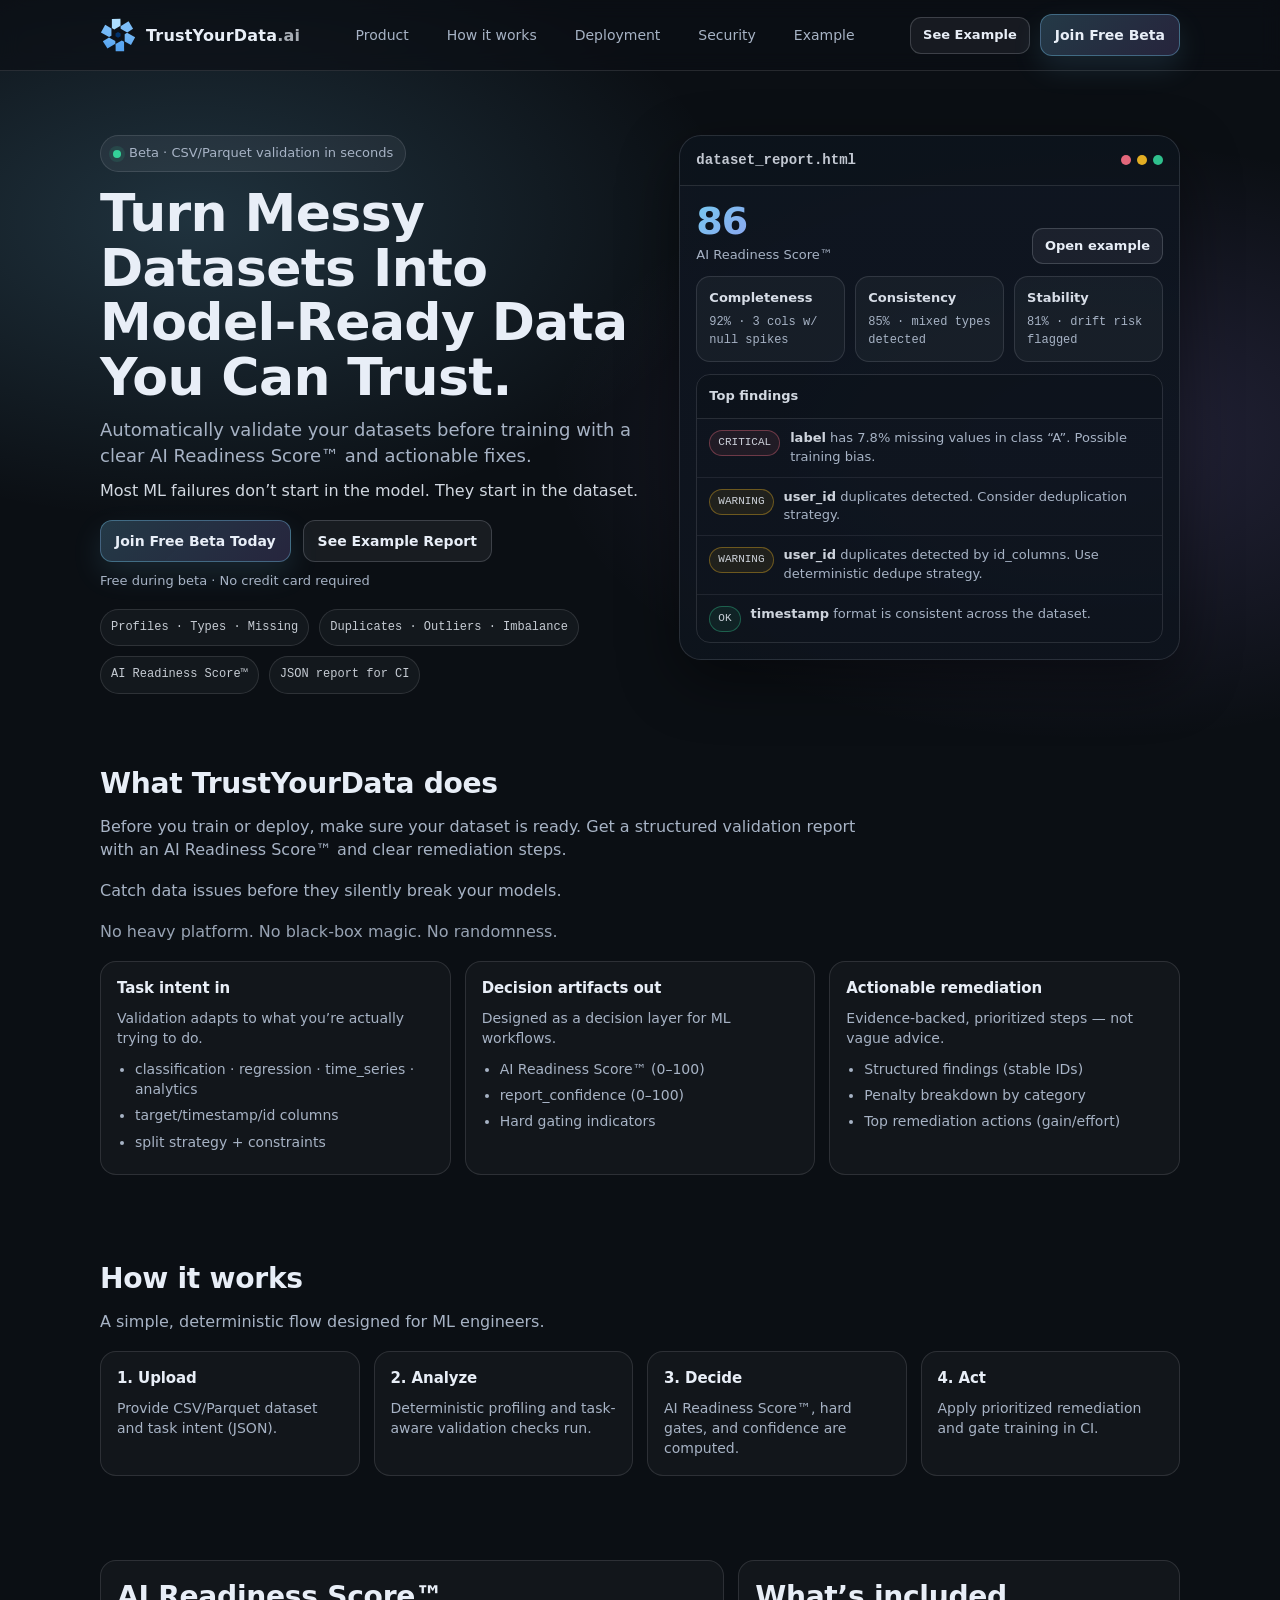
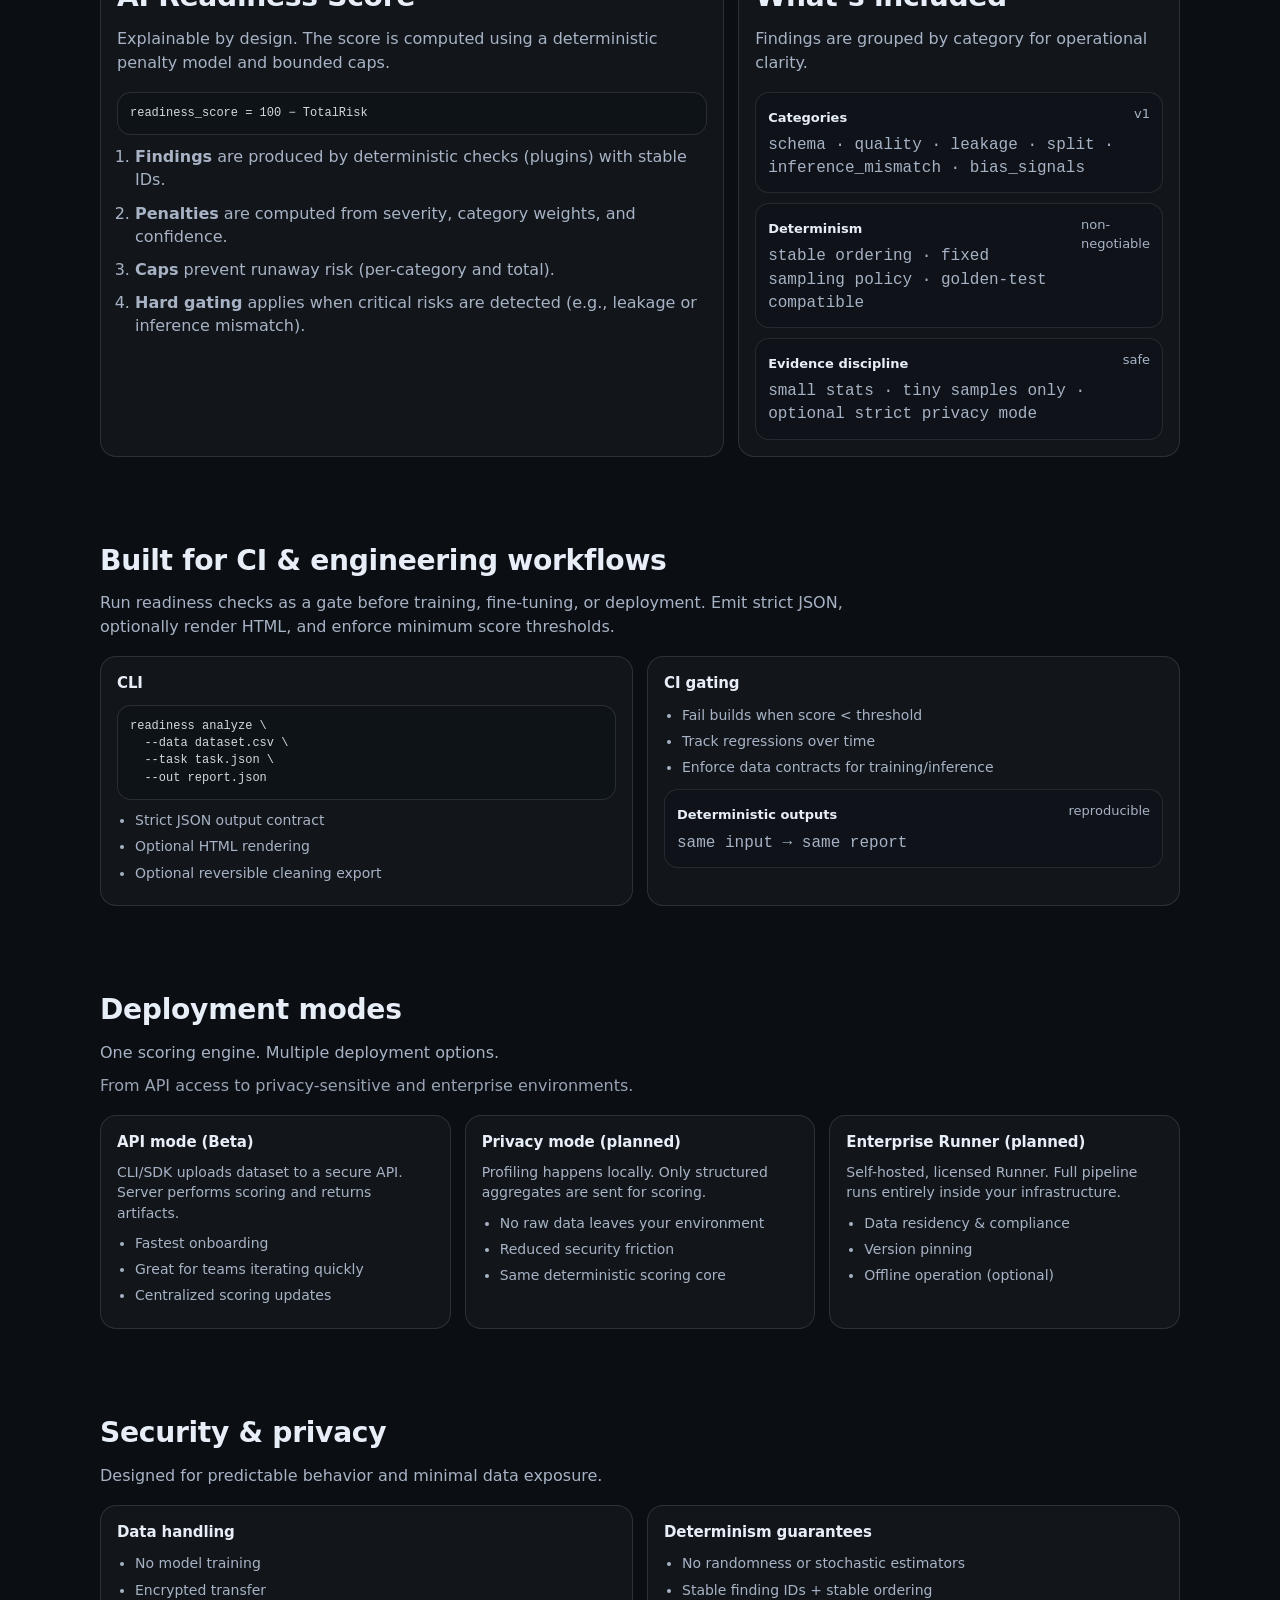
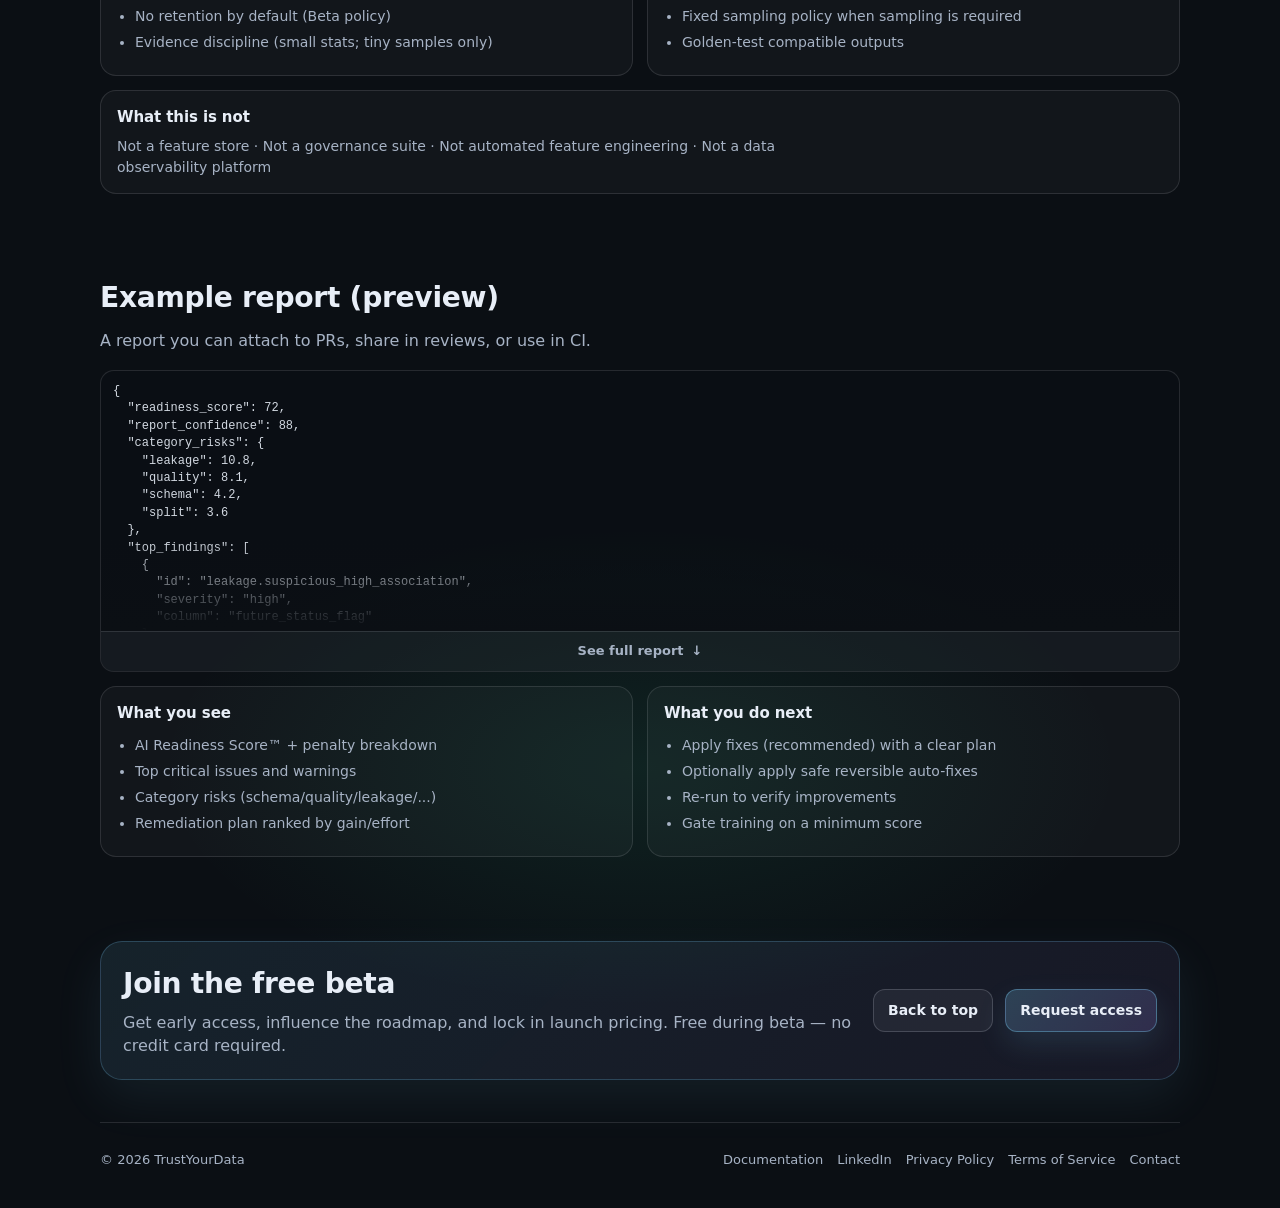
<file: index.html>
<!doctype html>
<html lang="en">
<head>
  <meta charset="utf-8" />
  <meta name="viewport" content="width=device-width, initial-scale=1" />

  <title>TrustYourData – Task-Aware Dataset Readiness for AI and ML</title>
  <meta name="description" content="TrustYourData evaluates datasets before model training using deterministic, task-aware diagnostics, structured findings, and AI Readiness Score™ outputs for AI and ML workflows." />
  <meta name="robots" content="index, follow" />
  <link rel="canonical" href="https://trustyourdata.ai/" />

  <meta property="og:title" content="TrustYourData – Turn Messy Datasets Into Model-Ready Data You Can Trust" />
  <meta property="og:description" content="Evaluate datasets before model training with deterministic, task-aware diagnostics, structured findings, and AI Readiness Score™ outputs." />
  <meta property="og:type" content="website" />
  <meta property="og:url" content="https://trustyourdata.ai/" />
  <meta property="og:image" content="https://trustyourdata.ai/assets/images/og-image.png" />

  <link rel="icon" href="/favicon.ico" sizes="any" />
  <link rel="stylesheet" href="/assets/css/styles.css" />

  <script type="application/ld+json">
    {
      "@context": "https://schema.org",
      "@type": "WebSite",
      "name": "TrustYourData",
      "alternateName": "TrustYourData.ai",
      "url": "https://trustyourdata.ai/"
    }
  </script>
  <script defer src="https://static.cloudflareinsights.com/beacon.min.js" data-cf-beacon='{"token": "9471f843195d4d3484b59350ba2370b0"}'></script>
</head>
<body>
  <div class="nav">
    <div class="container">
      <div class="nav-inner">
        <a class="brand" href="#top" aria-label="TrustYourData">
          <img src="/assets/images/logo.svg" alt="TrustYourData logo" class="logo" />
          <div>TrustYourData<span class="brand-tld">.ai</span></div>
        </a>
        <div class="nav-links" aria-label="Primary navigation">
          <a href="#product">Product</a>
          <a href="#how">How it works</a>
          <a href="#ci">Deployment</a>
          <a href="#security">Security</a>
          <a href="#example">Example</a>
        </div>
        <div class="nav-cta">
          <a class="btn small" href="#example">See Example</a>
          <a class="btn primary" href="#beta">Join Free Beta</a>
        </div>
      </div>
    </div>
  </div>

  <main id="top" class="container">
    <section class="hero">
      <div class="hero-grid">
        <div>
          <div class="badge"><span class="dot"></span> Beta · CSV/Parquet validation in seconds</div>
          <h1>Turn Messy Datasets Into Model-Ready Data You Can Trust.</h1>
          <p class="sub">
            Automatically validate your datasets before training with a clear AI Readiness Score™ and actionable fixes.
          </p>
          <p class="hook">
            Most ML failures don’t start in the model. They start in the dataset.
          </p>
          <div class="cta-row">
            <a class="btn primary" href="#beta">Join Free Beta Today</a>
            <a class="btn" href="#example">See Example Report</a>
          </div>
          <div class="micro">Free during beta · No credit card required</div>
          <div class="pill-row" aria-label="Key highlights">
            <div class="pill">Profiles · Types · Missing</div>
            <div class="pill">Duplicates · Outliers · Imbalance</div>
            <div class="pill">AI Readiness Score™</div>
            <div class="pill">JSON report for CI</div>
          </div>
        </div>
        <div class="demo" aria-label="Example dashboard">
          <div class="demo-top">
            <div class="demo-title">
              <span class="mono mono-subtle">dataset_report.html</span>
            </div>
            <div class="win" aria-hidden="true">
              <span class="r"></span><span class="y"></span><span class="g"></span>
            </div>
          </div>
          <div class="demo-body">
            <div class="score-row">
              <div>
                <div class="score">86</div>
                <div class="score-label">AI Readiness Score™</div>
              </div>
              <a class="btn small" href="#example">Open example</a>
            </div>
            <div class="kpis">
              <div class="kpi">
                <b>Completeness</b>
                <span>92% · 3 cols w/ null spikes</span>
              </div>
              <div class="kpi">
                <b>Consistency</b>
                <span>85% · mixed types detected</span>
              </div>
              <div class="kpi">
                <b>Stability</b>
                <span>81% · drift risk flagged</span>
              </div>
            </div>
            <div class="issues mt">
              <h3>Top findings</h3>
              <div class="issue">
                <div class="tag bad">CRITICAL</div>
                <p><b>label</b> has 7.8% missing values in class “A”. Possible training bias.</p>
              </div>
              <div class="issue">
                <div class="tag warn">WARNING</div>
                <p><b>user_id</b> duplicates detected. Consider deduplication strategy.</p>
              </div>
              <div class="issue">
                <div class="tag warn">WARNING</div>
                <p><b>user_id</b> duplicates detected by id_columns. Use deterministic dedupe strategy.</p>
              </div>
              <div class="issue">
                <div class="tag good">OK</div>
                <p><b>timestamp</b> format is consistent across the dataset.</p>
              </div>
            </div>
          </div>
        </div>
      </div>
    </section>

    <section id="product" class="section">
      <h2>What TrustYourData does</h2>
      <p class="lead">
        Before you train or deploy, make sure your dataset is ready. Get a structured validation report with an AI Readiness Score™ and clear remediation steps.
      </p>
      <p class="lead">
        Catch data issues before they silently break your models.
      </p>
      <p class="lead muted">
        No heavy platform. No black-box magic. No randomness.
      </p>
      <div class="grid">
        <div class="card">
          <h3>Task intent in</h3>
          <p>Validation adapts to what you’re actually trying to do.</p>
          <ul class="list">
            <li>classification · regression · time_series · analytics</li>
            <li>target/timestamp/id columns</li>
            <li>split strategy + constraints</li>
          </ul>
        </div>
        <div class="card">
          <h3>Decision artifacts out</h3>
          <p>Designed as a decision layer for ML workflows.</p>
          <ul class="list">
            <li>AI Readiness Score™ (0–100)</li>
            <li>report_confidence (0–100)</li>
            <li>Hard gating indicators</li>
          </ul>
        </div>
        <div class="card">
          <h3>Actionable remediation</h3>
          <p>Evidence-backed, prioritized steps — not vague advice.</p>
          <ul class="list">
            <li>Structured findings (stable IDs)</li>
            <li>Penalty breakdown by category</li>
            <li>Top remediation actions (gain/effort)</li>
          </ul>
        </div>
      </div>
    </section>

    <section id="how" class="section">
      <h2>How it works</h2>
      <p class="lead">
        A simple, deterministic flow designed for ML engineers.
      </p>
      <div class="grid">
        <div class="card span-3">
          <h3>1. Upload</h3>
          <p>Provide CSV/Parquet dataset and task intent (JSON).</p>
        </div>
        <div class="card span-3">
          <h3>2. Analyze</h3>
          <p>Deterministic profiling and task-aware validation checks run.</p>
        </div>
        <div class="card span-3">
          <h3>3. Decide</h3>
          <p>AI Readiness Score™, hard gates, and confidence are computed.</p>
        </div>
        <div class="card span-3">
          <h3>4. Act</h3>
          <p>Apply prioritized remediation and gate training in CI.</p>
        </div>
      </div>
    </section>

    <section id="score" class="section">
      <div class="grid">
        <div class="how">
          <h2>AI Readiness Score™</h2>
          <p class="lead">
            Explainable by design. The score is computed using a deterministic penalty model and bounded caps.
          </p>
          <div class="code">readiness_score = 100 − TotalRisk</div>
          <ol>
            <li><b>Findings</b> are produced by deterministic checks (plugins) with stable IDs.</li>
            <li><b>Penalties</b> are computed from severity, category weights, and confidence.</li>
            <li><b>Caps</b> prevent runaway risk (per-category and total).</li>
            <li><b>Hard gating</b> applies when critical risks are detected (e.g., leakage or inference mismatch).</li>
          </ol>
        </div>
        <div class="side">
          <h2>What’s included</h2>
          <p class="lead">Findings are grouped by category for operational clarity.</p>
          <div class="mini">
            <div>
              <b>Categories</b>
              <div class="mono-detail">
                schema · quality · leakage · split · inference_mismatch · bias_signals
              </div>
            </div>
            <span>v1</span>
          </div>
          <div class="mini">
            <div>
              <b>Determinism</b>
              <div class="mono-detail">
                stable ordering · fixed sampling policy · golden-test compatible
              </div>
            </div>
            <span>non-negotiable</span>
          </div>
          <div class="mini">
            <div>
              <b>Evidence discipline</b>
              <div class="mono-detail">
                small stats · tiny samples only · optional strict privacy mode
              </div>
            </div>
            <span>safe</span>
          </div>
        </div>
      </div>
    </section>

    <section id="ci" class="section">
      <h2>Built for CI & engineering workflows</h2>
      <p class="lead">
        Run readiness checks as a gate before training, fine-tuning, or deployment. Emit strict JSON, optionally render HTML, and enforce minimum score thresholds.<br>
      </p>
      <div class="grid">
        <div class="card span-6">
          <h3>CLI</h3>
          <div class="code">readiness analyze \
  --data dataset.csv \
  --task task.json \
  --out report.json</div>
          <ul class="list">
            <li>Strict JSON output contract</li>
            <li>Optional HTML rendering</li>
            <li>Optional reversible cleaning export</li>
          </ul>
        </div>
        <div class="card span-6">
          <h3>CI gating</h3>
          <ul class="list">
            <li>Fail builds when score &lt; threshold</li>
            <li>Track regressions over time</li>
            <li>Enforce data contracts for training/inference</li>
          </ul>
          <div class="mini mt">
            <div>
              <b>Deterministic outputs</b>
              <div class="mono-detail">same input → same report</div>
            </div>
            <span>reproducible</span>
          </div>
        </div>
      </div>
    </section>

    <section id="deploy" class="section">
      <h2>Deployment modes</h2>
      <p class="lead">
        One scoring engine. Multiple deployment options.<span class="deploy-sub">From API access to privacy-sensitive and enterprise environments.</span>
      </p>
      <div class="grid">
        <div class="card">
          <h3>API mode (Beta)</h3>
          <p>CLI/SDK uploads dataset to a secure API. Server performs scoring and returns artifacts.</p>
          <ul class="list">
            <li>Fastest onboarding</li>
            <li>Great for teams iterating quickly</li>
            <li>Centralized scoring updates</li>
          </ul>
        </div>
        <div class="card">
          <h3>Privacy mode (planned)</h3>
          <p>Profiling happens locally. Only structured aggregates are sent for scoring.</p>
          <ul class="list">
            <li>No raw data leaves your environment</li>
            <li>Reduced security friction</li>
            <li>Same deterministic scoring core</li>
          </ul>
        </div>
        <div class="card">
          <h3>Enterprise Runner (planned)</h3>
          <p>Self-hosted, licensed Runner. Full pipeline runs entirely inside your infrastructure.</p>
          <ul class="list">
            <li>Data residency & compliance</li>
            <li>Version pinning</li>
            <li>Offline operation (optional)</li>
          </ul>
        </div>
      </div>
    </section>

    <section id="security" class="section">
      <h2>Security & privacy</h2>
      <p class="lead">
        Designed for predictable behavior and minimal data exposure.
      </p>
      <div class="grid">
        <div class="card span-6">
          <h3>Data handling</h3>
          <ul class="list">
            <li>No model training</li>
            <li>Encrypted transfer</li>
            <li>No retention by default (Beta policy)</li>
            <li>Evidence discipline (small stats; tiny samples only)</li>
          </ul>
        </div>
        <div class="card span-6">
          <h3>Determinism guarantees</h3>
          <ul class="list">
            <li>No randomness or stochastic estimators</li>
            <li>Stable finding IDs + stable ordering</li>
            <li>Fixed sampling policy when sampling is required</li>
            <li>Golden-test compatible outputs</li>
          </ul>
        </div>
      </div>
      <div class="grid mt">
        <div class="card span-12">
          <h3>What this is not</h3>
          <p class="lead no-mb">
            Not a feature store · Not a governance suite · Not automated feature engineering · Not a data observability platform
          </p>
        </div>
      </div>
    </section>

    <section id="example" class="section">
      <h2>Example report (preview)</h2>
      <p class="lead">
        A report you can attach to PRs, share in reviews, or use in CI.
      </p>
      <div class="report-preview-card">
        <div class="code-preview" aria-label="Short JSON report preview">{
  "readiness_score": 72,
  "report_confidence": 88,
  "category_risks": {
    "leakage": 10.8,
    "quality": 8.1,
    "schema": 4.2,
    "split": 3.6
  },
  "top_findings": [
    {
      "id": "leakage.suspicious_high_association",
      "severity": "high",
      "column": "future_status_flag"
    },
    {
      "id": "quality.high_missingness",
      "severity": "medium",
      "column": "income"
    }
  ],
  "remediation_plan": [
    {
      "title": "Remove feature 'future_status_flag'",
      "expected_score_gain": 10.2
    },
    {
      "title": "Impute 'income' missing values",
      "expected_score_gain": 4.1
    }
  ],
  "...": "truncated"
}</div>
        <a href="#beta" class="expand-btn">See full report <span aria-hidden="true">↓</span></a>
      </div>
      <div class="grid mt">
        <div class="card span-6">
          <h3>What you see</h3>
          <ul class="list">
            <li>AI Readiness Score™ + penalty breakdown</li>
            <li>Top critical issues and warnings</li>
            <li>Category risks (schema/quality/leakage/...)</li>
            <li>Remediation plan ranked by gain/effort</li>
          </ul>
        </div>
        <div class="card span-6">
          <h3>What you do next</h3>
          <ul class="list">
            <li>Apply fixes (recommended) with a clear plan</li>
            <li>Optionally apply safe reversible auto-fixes</li>
            <li>Re-run to verify improvements</li>
            <li>Gate training on a minimum score</li>
          </ul>
        </div>
      </div>
    </section>

    <section id="beta" class="section">
      <div class="beta">
        <div>
          <h2>Join the free beta</h2>
          <p>
            Get early access, influence the roadmap, and lock in launch pricing.
            Free during beta — no credit card required.
          </p>
        </div>
        <div class="beta-actions">
          <a class="btn" href="#top">Back to top</a>
          <a class="btn primary" href="mailto:beta@trustyourdata.ai?subject=TrustYourData%20Beta%20Access&body=Hi,%0A%0AI%27d%20like%20to%20join%20the%20beta.%0A%0AUse%20case:%0ACompany%2Frole:%0A%0AThanks!">Request access</a>
        </div>
      </div>
    </section>

    <footer>
      <div class="footer">
        <div>© <span id="year"></span> TrustYourData</div>
        <div class="footer-links">
          <a href="https://github.com/trustyourdata-ai/tadr-whitepaper" target="_blank" rel="noopener noreferrer">Documentation</a>
          <a href="https://www.linkedin.com/company/trustyourdata-ai" target="_blank" rel="noopener noreferrer">LinkedIn</a>
          <a href="/privacy/">Privacy Policy</a>
          <a href="/terms/">Terms of Service</a>
          <a href="mailto:contact@trustyourdata.ai">Contact</a>
        </div>
      </div>
    </footer>
  </main>

  <script>
    document.getElementById('year').textContent = new Date().getFullYear();
  </script>
</body>
</html>
</file>
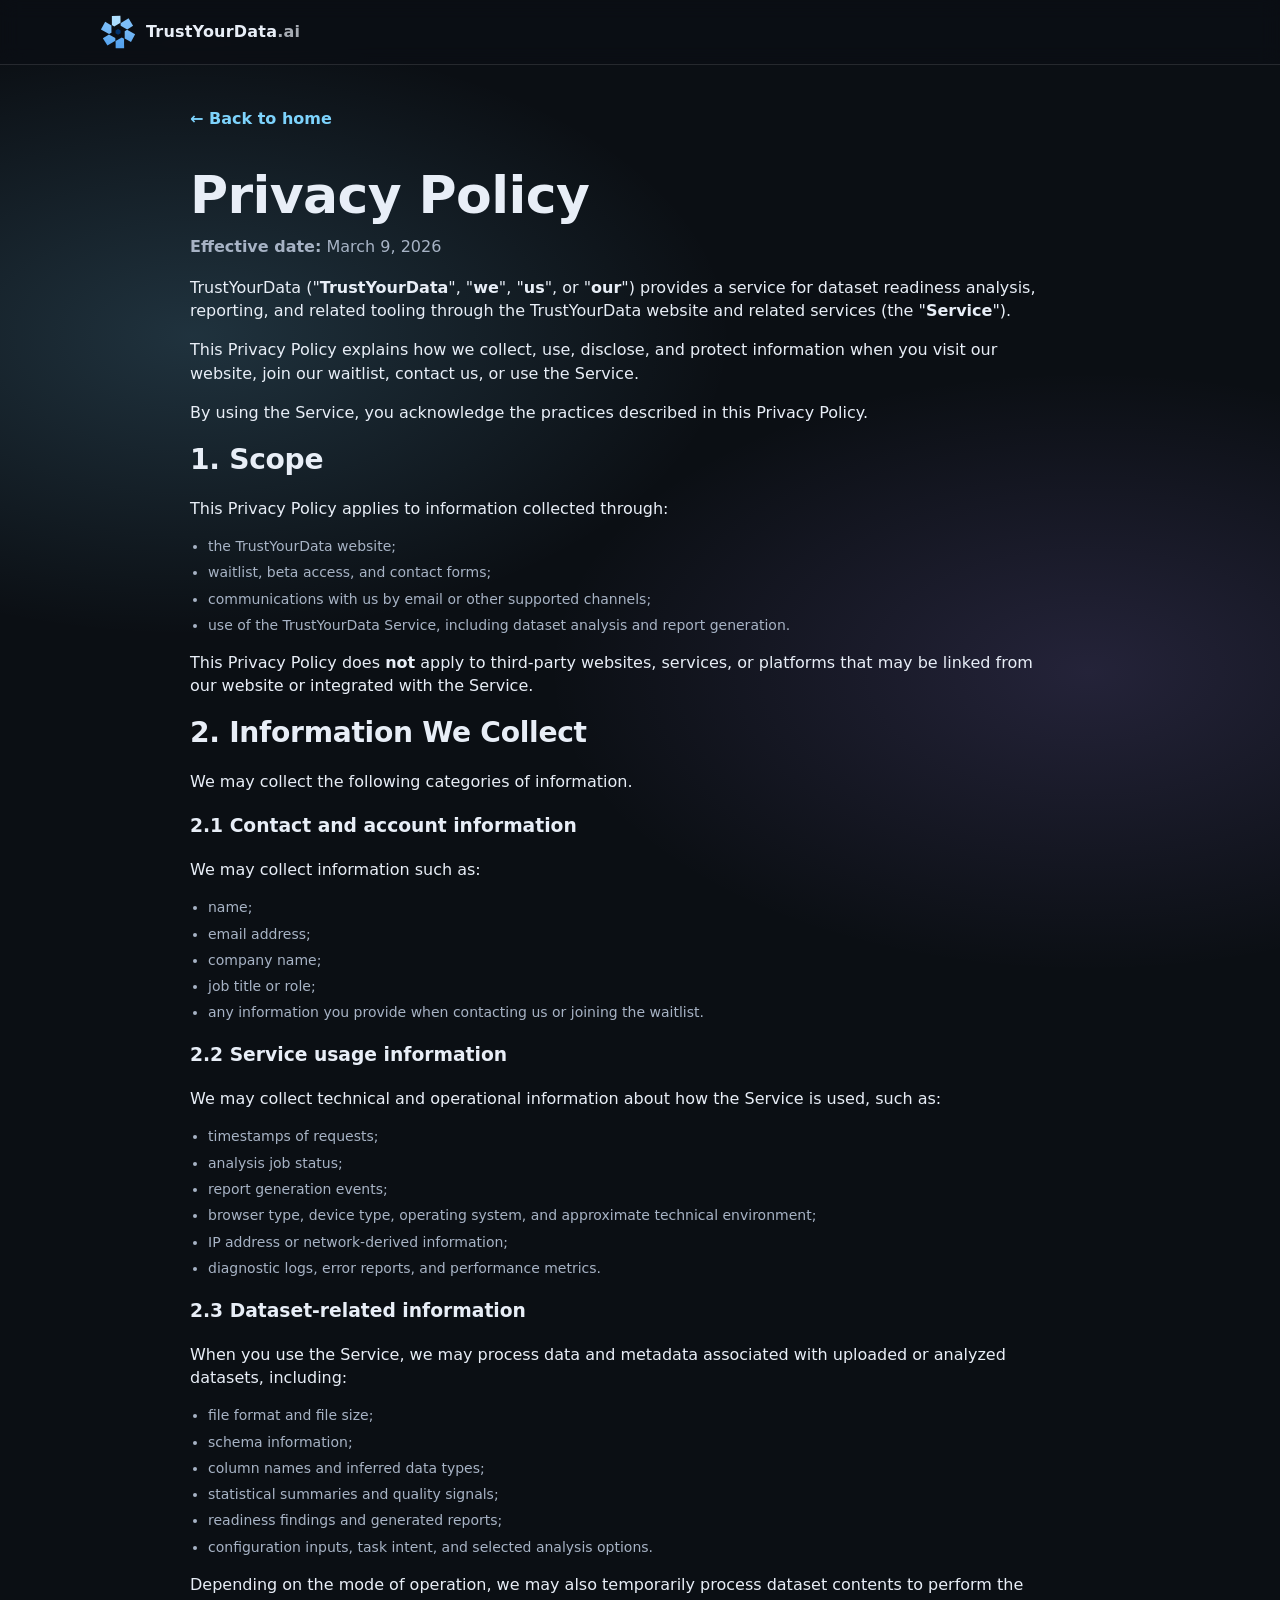
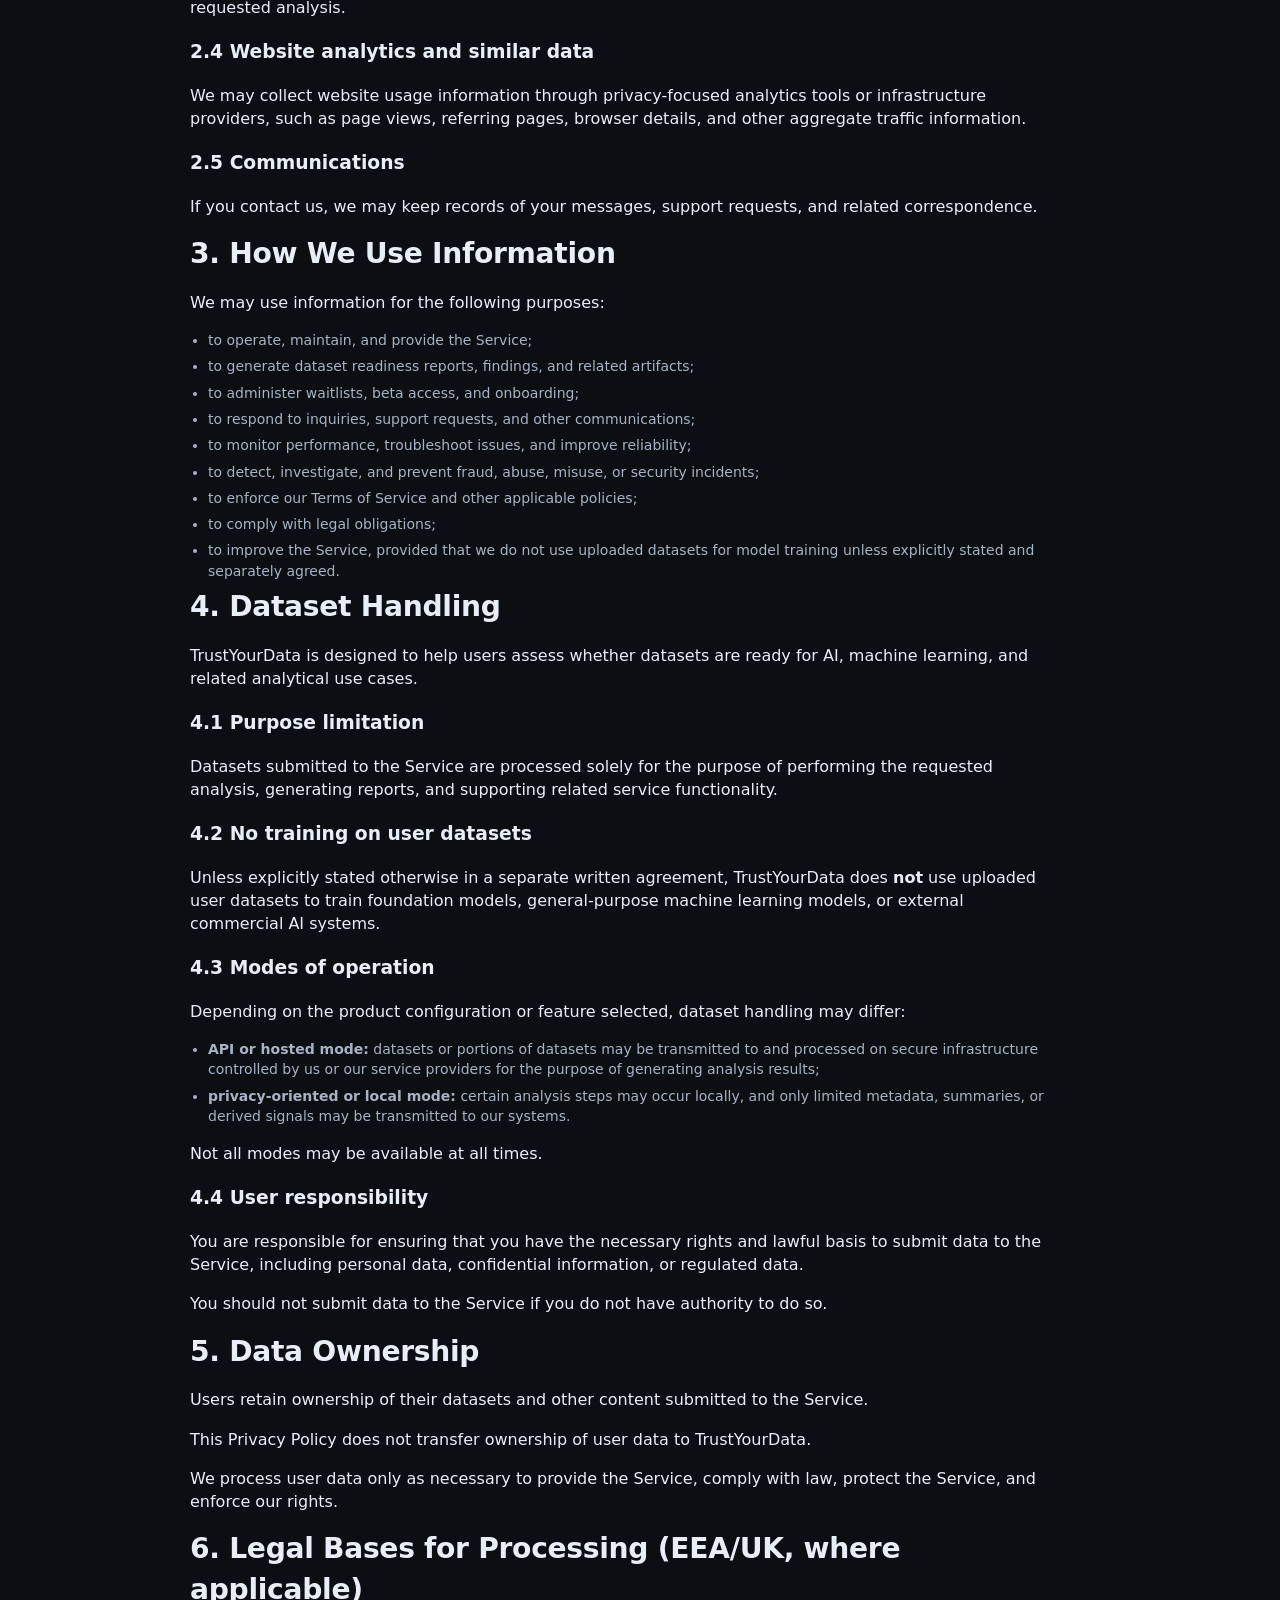
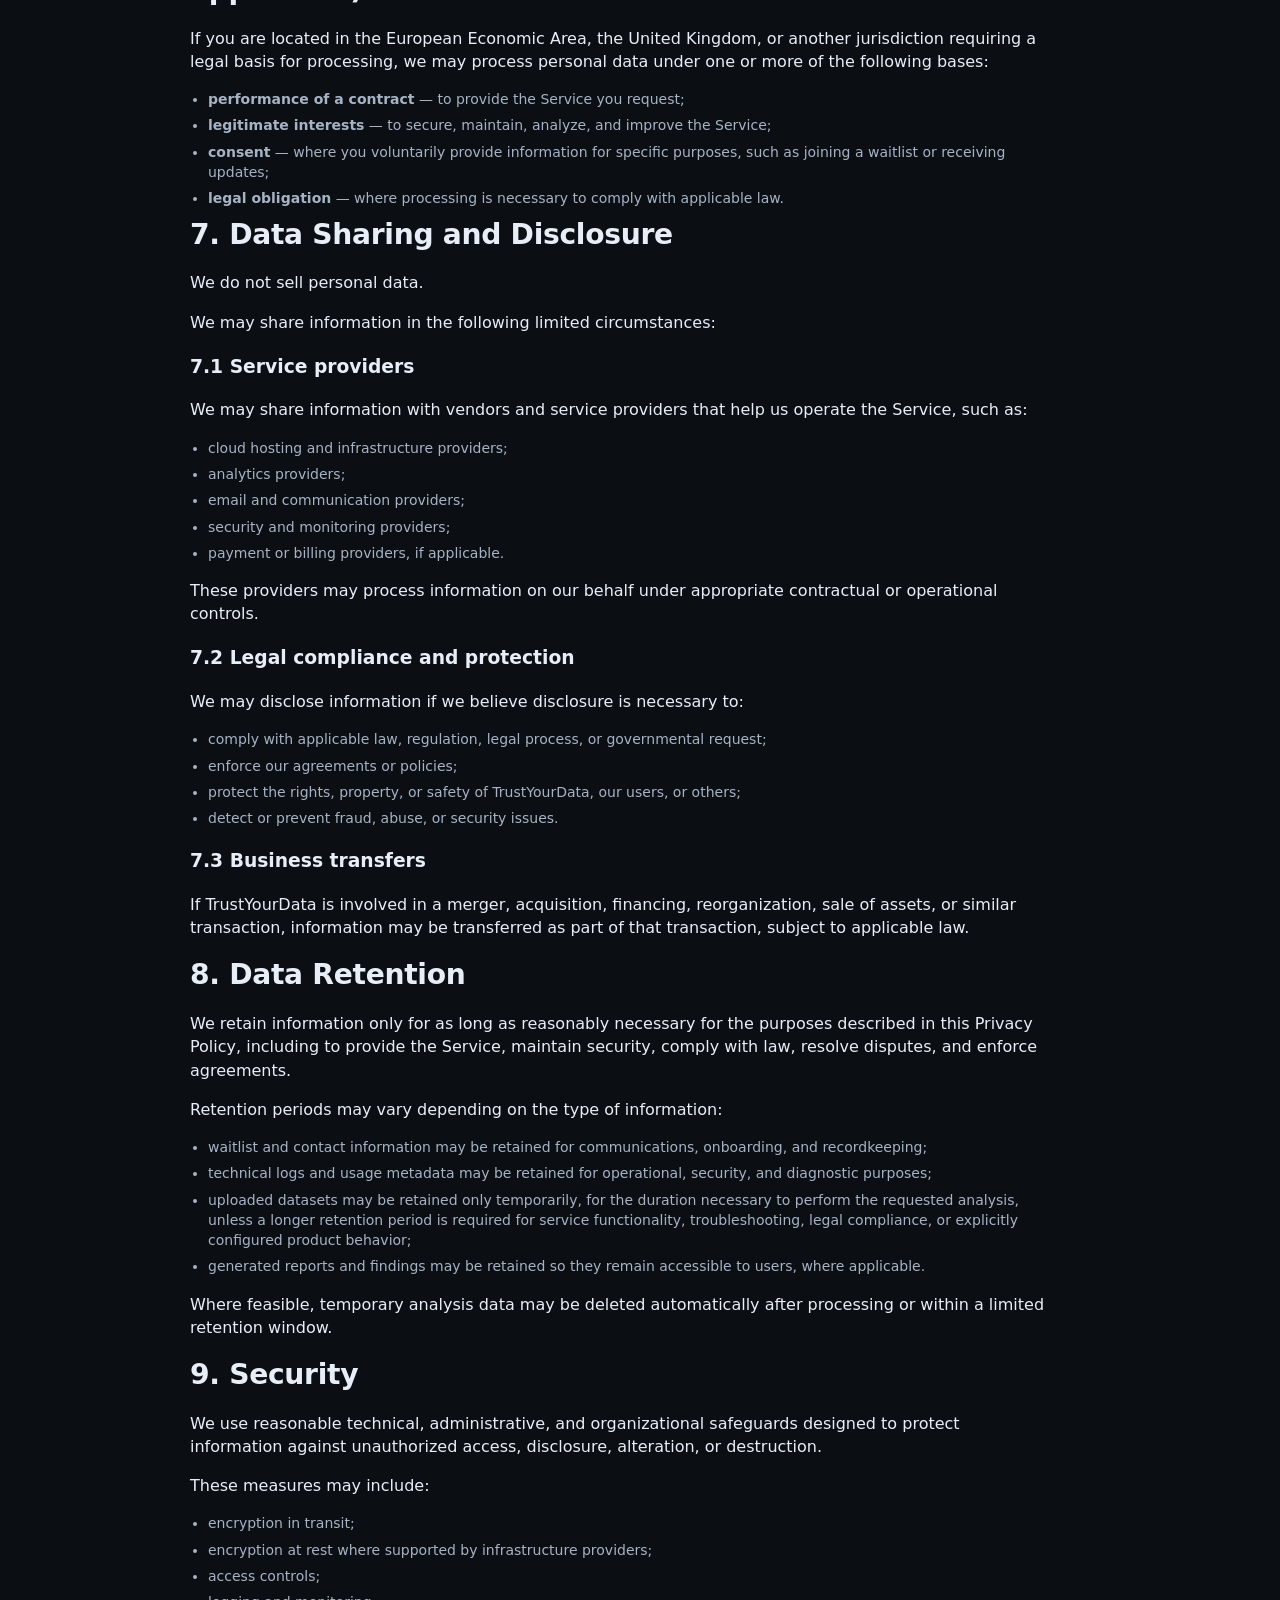
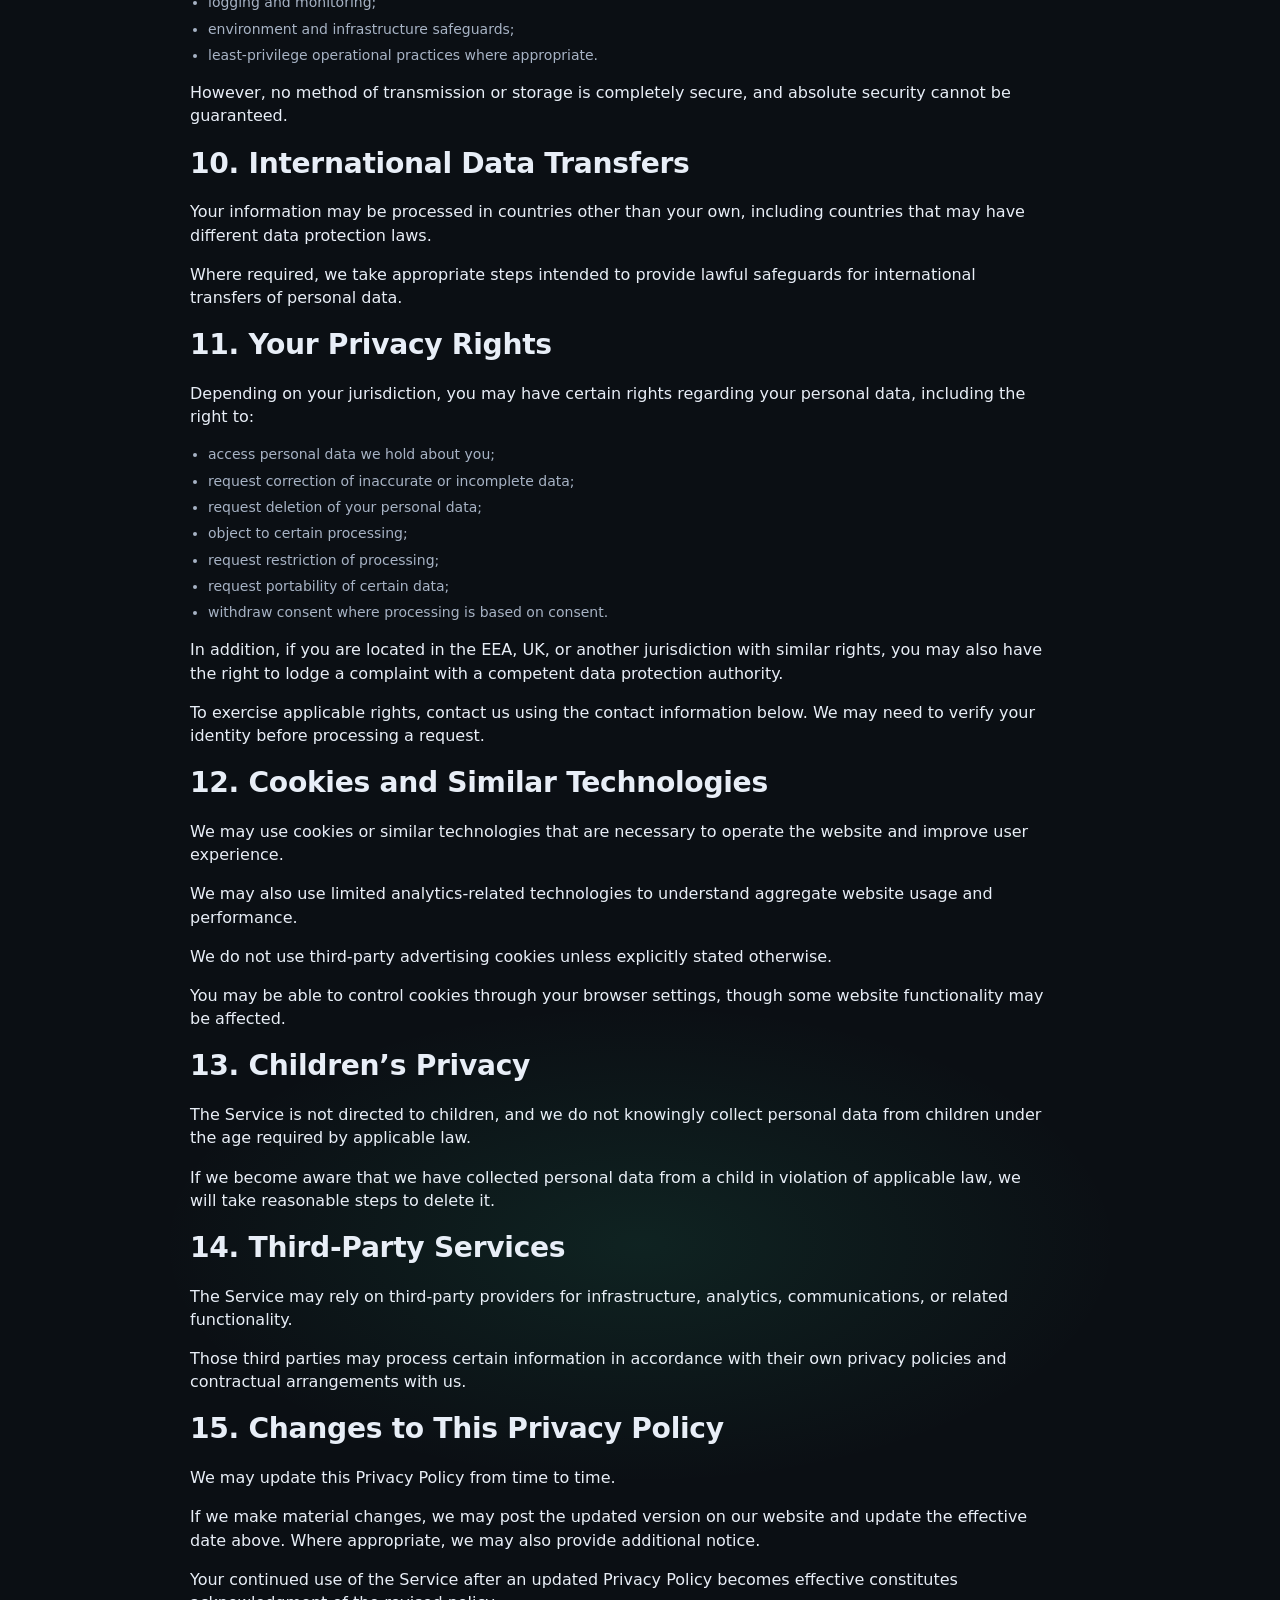
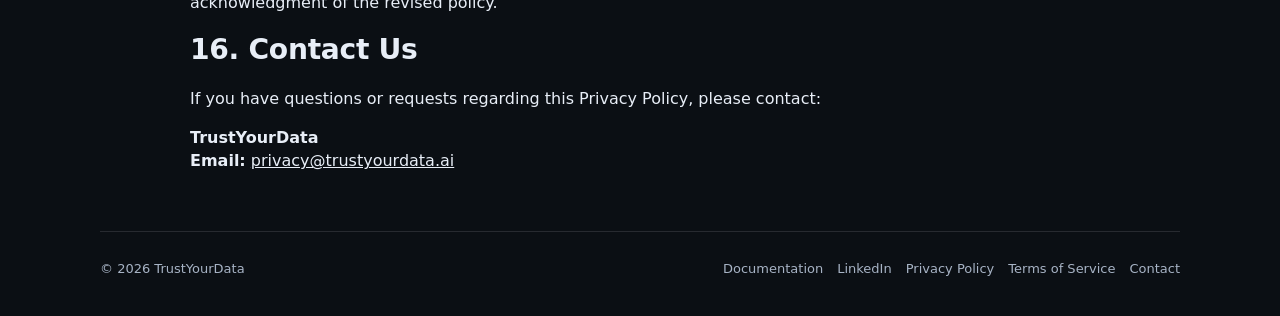
<file: privacy/index.html>
<!doctype html>
<html lang="en">
<head>
  <meta charset="utf-8" />
  <meta name="viewport" content="width=device-width, initial-scale=1" />

  <title>Privacy Policy – TrustYourData</title>
  <meta name="description" content="Privacy Policy for TrustYourData, including information about dataset handling, retention, security, and user privacy rights." />
  <meta name="robots" content="index, follow" />
  <link rel="canonical" href="https://trustyourdata.ai/privacy/" />

  <meta property="og:title" content="Privacy Policy – TrustYourData" />
  <meta property="og:description" content="Privacy Policy for TrustYourData." />
  <meta property="og:type" content="website" />
  <meta property="og:url" content="https://trustyourdata.ai/privacy/" />
  <meta property="og:image" content="https://trustyourdata.ai/assets/images/og-image.png" />

  <link rel="icon" href="/favicon.ico" sizes="any" />
  <link rel="stylesheet" href="/assets/css/styles.css" />

  <script defer src="https://static.cloudflareinsights.com/beacon.min.js" data-cf-beacon='{"token": "9471f843195d4d3484b59350ba2370b0"}'></script>
</head>
<body>
  <div class="nav">
    <div class="container">
      <div class="nav-inner">
        <a class="brand" href="/" aria-label="TrustYourData">
          <img src="/assets/images/logo.svg" alt="TrustYourData logo" class="logo" />
          <div>TrustYourData<span class="brand-tld">.ai</span></div>
        </a>
      </div>
    </div>
  </div>

  <main class="container">
    <section class="section legal-page">
      <a href="/" class="back-link">← Back to home</a>

      <div class="legal-content">
        <h1>Privacy Policy</h1>
        <p class="lead"><b>Effective date:</b> March 9, 2026</p>

        <p>TrustYourData ("<b>TrustYourData</b>", "<b>we</b>", "<b>us</b>", or "<b>our</b>") provides a service for dataset readiness analysis, reporting, and related tooling through the TrustYourData website and related services (the "<b>Service</b>").</p>

        <p>This Privacy Policy explains how we collect, use, disclose, and protect information when you visit our website, join our waitlist, contact us, or use the Service.</p>

        <p>By using the Service, you acknowledge the practices described in this Privacy Policy.</p>

        <h2>1. Scope</h2>
        <p>This Privacy Policy applies to information collected through:</p>
        <ul class="list">
          <li>the TrustYourData website;</li>
          <li>waitlist, beta access, and contact forms;</li>
          <li>communications with us by email or other supported channels;</li>
          <li>use of the TrustYourData Service, including dataset analysis and report generation.</li>
        </ul>
        <p>This Privacy Policy does <b>not</b> apply to third-party websites, services, or platforms that may be linked from our website or integrated with the Service.</p>

        <h2>2. Information We Collect</h2>
        <p>We may collect the following categories of information.</p>

        <h3>2.1 Contact and account information</h3>
        <p>We may collect information such as:</p>
        <ul class="list">
          <li>name;</li>
          <li>email address;</li>
          <li>company name;</li>
          <li>job title or role;</li>
          <li>any information you provide when contacting us or joining the waitlist.</li>
        </ul>

        <h3>2.2 Service usage information</h3>
        <p>We may collect technical and operational information about how the Service is used, such as:</p>
        <ul class="list">
          <li>timestamps of requests;</li>
          <li>analysis job status;</li>
          <li>report generation events;</li>
          <li>browser type, device type, operating system, and approximate technical environment;</li>
          <li>IP address or network-derived information;</li>
          <li>diagnostic logs, error reports, and performance metrics.</li>
        </ul>

        <h3>2.3 Dataset-related information</h3>
        <p>When you use the Service, we may process data and metadata associated with uploaded or analyzed datasets, including:</p>
        <ul class="list">
          <li>file format and file size;</li>
          <li>schema information;</li>
          <li>column names and inferred data types;</li>
          <li>statistical summaries and quality signals;</li>
          <li>readiness findings and generated reports;</li>
          <li>configuration inputs, task intent, and selected analysis options.</li>
        </ul>
        <p>Depending on the mode of operation, we may also temporarily process dataset contents to perform the requested analysis.</p>

        <h3>2.4 Website analytics and similar data</h3>
        <p>We may collect website usage information through privacy-focused analytics tools or infrastructure providers, such as page views, referring pages, browser details, and other aggregate traffic information.</p>

        <h3>2.5 Communications</h3>
        <p>If you contact us, we may keep records of your messages, support requests, and related correspondence.</p>

        <h2>3. How We Use Information</h2>
        <p>We may use information for the following purposes:</p>
        <ul class="list">
          <li>to operate, maintain, and provide the Service;</li>
          <li>to generate dataset readiness reports, findings, and related artifacts;</li>
          <li>to administer waitlists, beta access, and onboarding;</li>
          <li>to respond to inquiries, support requests, and other communications;</li>
          <li>to monitor performance, troubleshoot issues, and improve reliability;</li>
          <li>to detect, investigate, and prevent fraud, abuse, misuse, or security incidents;</li>
          <li>to enforce our Terms of Service and other applicable policies;</li>
          <li>to comply with legal obligations;</li>
          <li>to improve the Service, provided that we do not use uploaded datasets for model training unless explicitly stated and separately agreed.</li>
        </ul>

        <h2>4. Dataset Handling</h2>
        <p>TrustYourData is designed to help users assess whether datasets are ready for AI, machine learning, and related analytical use cases.</p>

        <h3>4.1 Purpose limitation</h3>
        <p>Datasets submitted to the Service are processed solely for the purpose of performing the requested analysis, generating reports, and supporting related service functionality.</p>

        <h3>4.2 No training on user datasets</h3>
        <p>Unless explicitly stated otherwise in a separate written agreement, TrustYourData does <b>not</b> use uploaded user datasets to train foundation models, general-purpose machine learning models, or external commercial AI systems.</p>

        <h3>4.3 Modes of operation</h3>
        <p>Depending on the product configuration or feature selected, dataset handling may differ:</p>
        <ul class="list">
          <li><b>API or hosted mode:</b> datasets or portions of datasets may be transmitted to and processed on secure infrastructure controlled by us or our service providers for the purpose of generating analysis results;</li>
          <li><b>privacy-oriented or local mode:</b> certain analysis steps may occur locally, and only limited metadata, summaries, or derived signals may be transmitted to our systems.</li>
        </ul>
        <p>Not all modes may be available at all times.</p>

        <h3>4.4 User responsibility</h3>
        <p>You are responsible for ensuring that you have the necessary rights and lawful basis to submit data to the Service, including personal data, confidential information, or regulated data.</p>
        <p>You should not submit data to the Service if you do not have authority to do so.</p>

        <h2>5. Data Ownership</h2>
        <p>Users retain ownership of their datasets and other content submitted to the Service.</p>
        <p>This Privacy Policy does not transfer ownership of user data to TrustYourData.</p>
        <p>We process user data only as necessary to provide the Service, comply with law, protect the Service, and enforce our rights.</p>

        <h2>6. Legal Bases for Processing (EEA/UK, where applicable)</h2>
        <p>If you are located in the European Economic Area, the United Kingdom, or another jurisdiction requiring a legal basis for processing, we may process personal data under one or more of the following bases:</p>
        <ul class="list">
          <li><b>performance of a contract</b> — to provide the Service you request;</li>
          <li><b>legitimate interests</b> — to secure, maintain, analyze, and improve the Service;</li>
          <li><b>consent</b> — where you voluntarily provide information for specific purposes, such as joining a waitlist or receiving updates;</li>
          <li><b>legal obligation</b> — where processing is necessary to comply with applicable law.</li>
        </ul>

        <h2>7. Data Sharing and Disclosure</h2>
        <p>We do not sell personal data.</p>
        <p>We may share information in the following limited circumstances:</p>

        <h3>7.1 Service providers</h3>
        <p>We may share information with vendors and service providers that help us operate the Service, such as:</p>
        <ul class="list">
          <li>cloud hosting and infrastructure providers;</li>
          <li>analytics providers;</li>
          <li>email and communication providers;</li>
          <li>security and monitoring providers;</li>
          <li>payment or billing providers, if applicable.</li>
        </ul>
        <p>These providers may process information on our behalf under appropriate contractual or operational controls.</p>

        <h3>7.2 Legal compliance and protection</h3>
        <p>We may disclose information if we believe disclosure is necessary to:</p>
        <ul class="list">
          <li>comply with applicable law, regulation, legal process, or governmental request;</li>
          <li>enforce our agreements or policies;</li>
          <li>protect the rights, property, or safety of TrustYourData, our users, or others;</li>
          <li>detect or prevent fraud, abuse, or security issues.</li>
        </ul>

        <h3>7.3 Business transfers</h3>
        <p>If TrustYourData is involved in a merger, acquisition, financing, reorganization, sale of assets, or similar transaction, information may be transferred as part of that transaction, subject to applicable law.</p>

        <h2>8. Data Retention</h2>
        <p>We retain information only for as long as reasonably necessary for the purposes described in this Privacy Policy, including to provide the Service, maintain security, comply with law, resolve disputes, and enforce agreements.</p>
        <p>Retention periods may vary depending on the type of information:</p>
        <ul class="list">
          <li>waitlist and contact information may be retained for communications, onboarding, and recordkeeping;</li>
          <li>technical logs and usage metadata may be retained for operational, security, and diagnostic purposes;</li>
          <li>uploaded datasets may be retained only temporarily, for the duration necessary to perform the requested analysis, unless a longer retention period is required for service functionality, troubleshooting, legal compliance, or explicitly configured product behavior;</li>
          <li>generated reports and findings may be retained so they remain accessible to users, where applicable.</li>
        </ul>
        <p>Where feasible, temporary analysis data may be deleted automatically after processing or within a limited retention window.</p>

        <h2>9. Security</h2>
        <p>We use reasonable technical, administrative, and organizational safeguards designed to protect information against unauthorized access, disclosure, alteration, or destruction.</p>
        <p>These measures may include:</p>
        <ul class="list">
          <li>encryption in transit;</li>
          <li>encryption at rest where supported by infrastructure providers;</li>
          <li>access controls;</li>
          <li>logging and monitoring;</li>
          <li>environment and infrastructure safeguards;</li>
          <li>least-privilege operational practices where appropriate.</li>
        </ul>
        <p>However, no method of transmission or storage is completely secure, and absolute security cannot be guaranteed.</p>

        <h2>10. International Data Transfers</h2>
        <p>Your information may be processed in countries other than your own, including countries that may have different data protection laws.</p>
        <p>Where required, we take appropriate steps intended to provide lawful safeguards for international transfers of personal data.</p>

        <h2>11. Your Privacy Rights</h2>
        <p>Depending on your jurisdiction, you may have certain rights regarding your personal data, including the right to:</p>
        <ul class="list">
          <li>access personal data we hold about you;</li>
          <li>request correction of inaccurate or incomplete data;</li>
          <li>request deletion of your personal data;</li>
          <li>object to certain processing;</li>
          <li>request restriction of processing;</li>
          <li>request portability of certain data;</li>
          <li>withdraw consent where processing is based on consent.</li>
        </ul>
        <p>In addition, if you are located in the EEA, UK, or another jurisdiction with similar rights, you may also have the right to lodge a complaint with a competent data protection authority.</p>
        <p>To exercise applicable rights, contact us using the contact information below. We may need to verify your identity before processing a request.</p>

        <h2>12. Cookies and Similar Technologies</h2>
        <p>We may use cookies or similar technologies that are necessary to operate the website and improve user experience.</p>
        <p>We may also use limited analytics-related technologies to understand aggregate website usage and performance.</p>
        <p>We do not use third-party advertising cookies unless explicitly stated otherwise.</p>
        <p>You may be able to control cookies through your browser settings, though some website functionality may be affected.</p>

        <h2>13. Children’s Privacy</h2>
        <p>The Service is not directed to children, and we do not knowingly collect personal data from children under the age required by applicable law.</p>
        <p>If we become aware that we have collected personal data from a child in violation of applicable law, we will take reasonable steps to delete it.</p>

        <h2>14. Third-Party Services</h2>
        <p>The Service may rely on third-party providers for infrastructure, analytics, communications, or related functionality.</p>
        <p>Those third parties may process certain information in accordance with their own privacy policies and contractual arrangements with us.</p>

        <h2>15. Changes to This Privacy Policy</h2>
        <p>We may update this Privacy Policy from time to time.</p>
        <p>If we make material changes, we may post the updated version on our website and update the effective date above. Where appropriate, we may also provide additional notice.</p>
        <p>Your continued use of the Service after an updated Privacy Policy becomes effective constitutes acknowledgment of the revised policy.</p>

        <h2>16. Contact Us</h2>
        <p>If you have questions or requests regarding this Privacy Policy, please contact:</p>
        <p><b>TrustYourData</b><br><b>Email:</b> <a href="mailto:privacy@trustyourdata.ai">privacy@trustyourdata.ai</a></p>
      </div>
    </section>

    <footer>
      <div class="footer">
        <div>© <span id="year"></span> TrustYourData</div>
        <div class="footer-links">
          <a href="https://github.com/trustyourdata-ai/tadr-whitepaper" target="_blank" rel="noopener noreferrer">Documentation</a>
          <a href="https://www.linkedin.com/company/trustyourdata-ai" target="_blank" rel="noopener noreferrer">LinkedIn</a>
          <a href="/privacy/">Privacy Policy</a>
          <a href="/terms/">Terms of Service</a>
          <a href="mailto:contact@trustyourdata.ai">Contact</a>
        </div>
      </div>
    </footer>
  </main>

  <script>
    document.getElementById('year').textContent = new Date().getFullYear();
  </script>
</body>
</html>
</file>
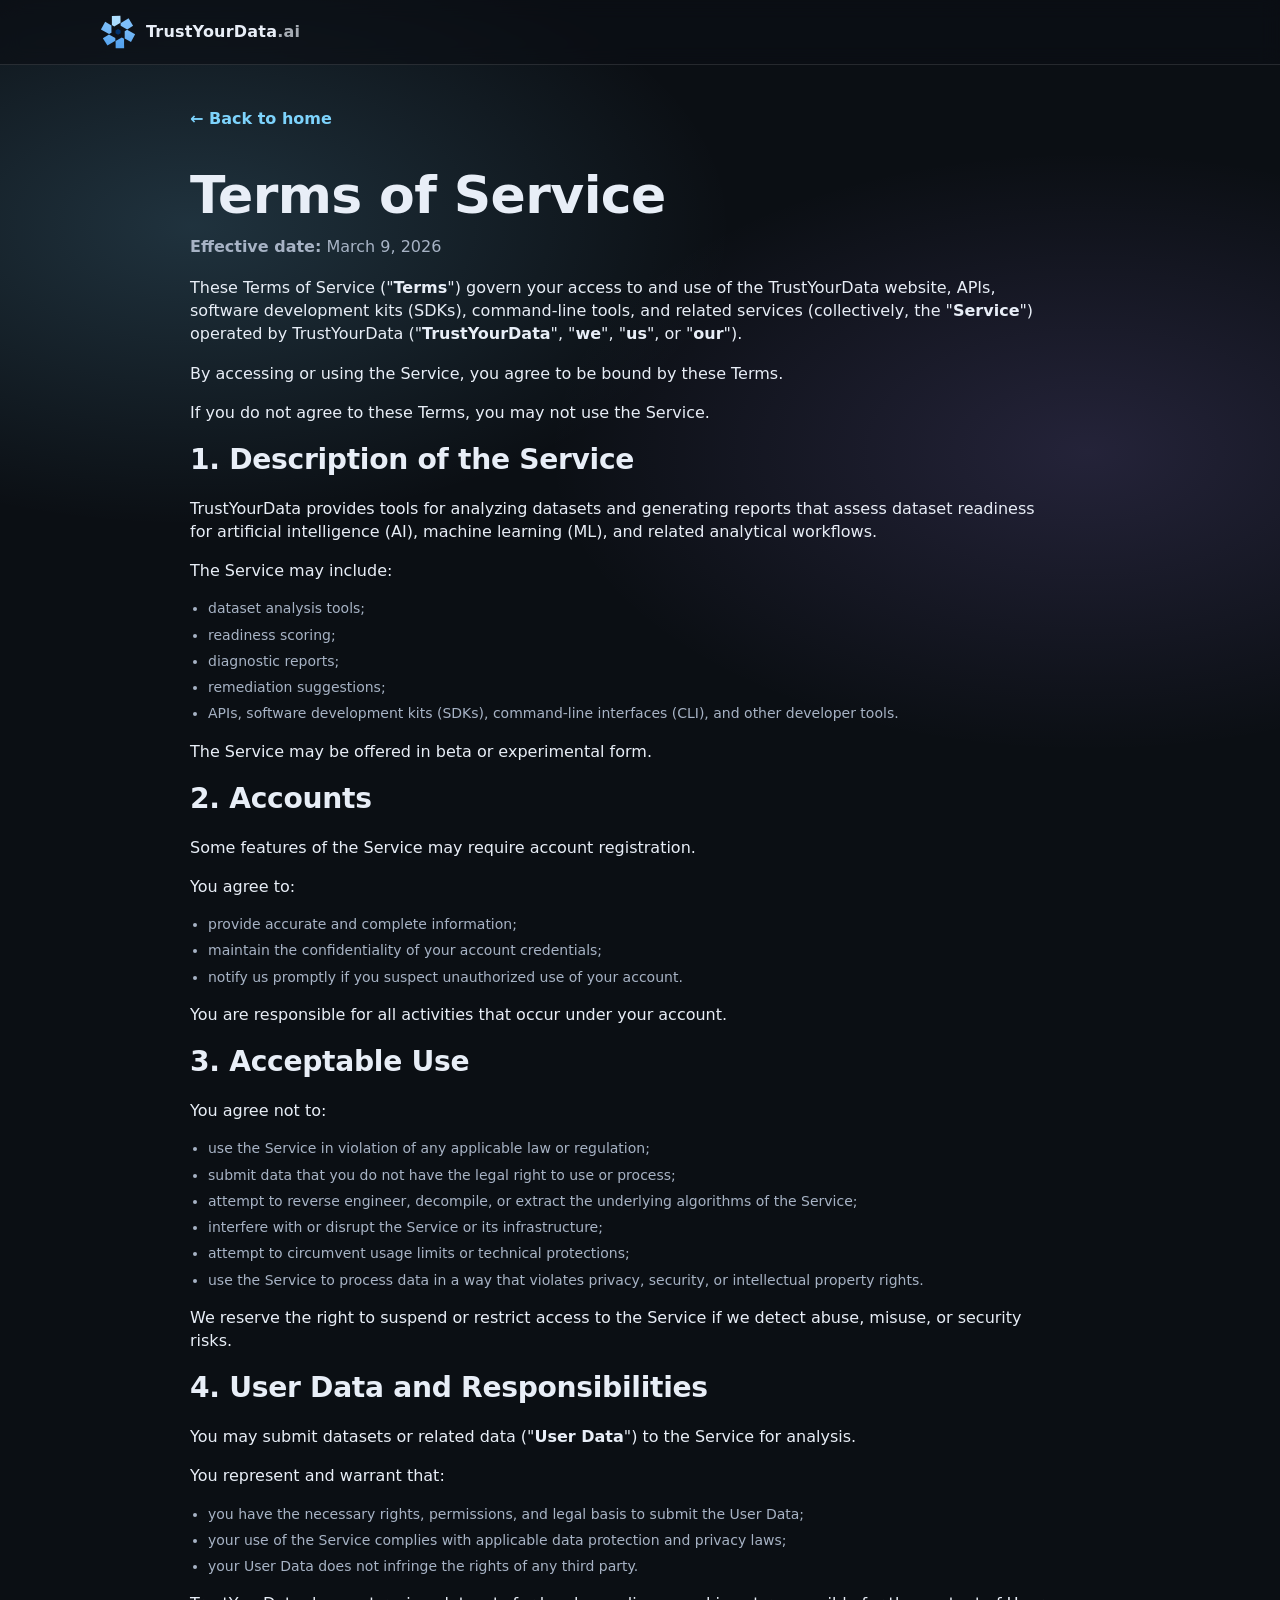
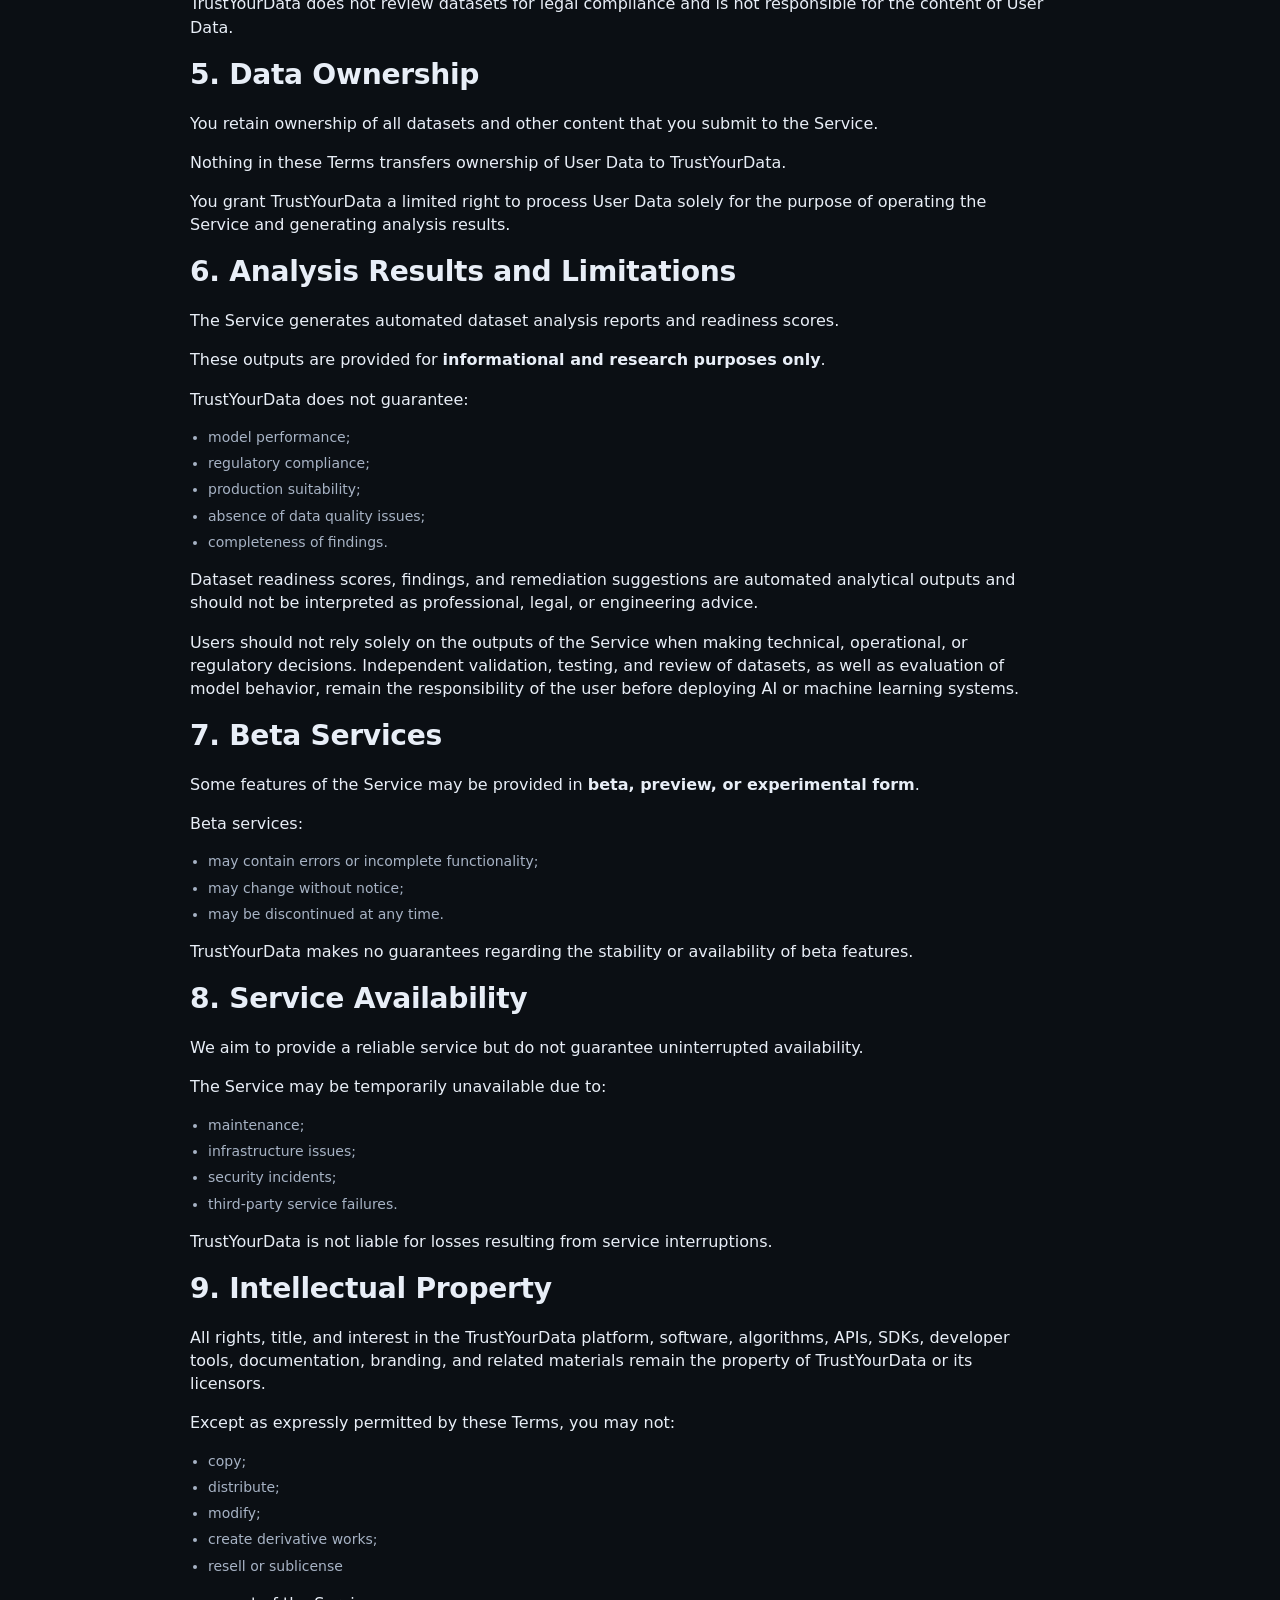
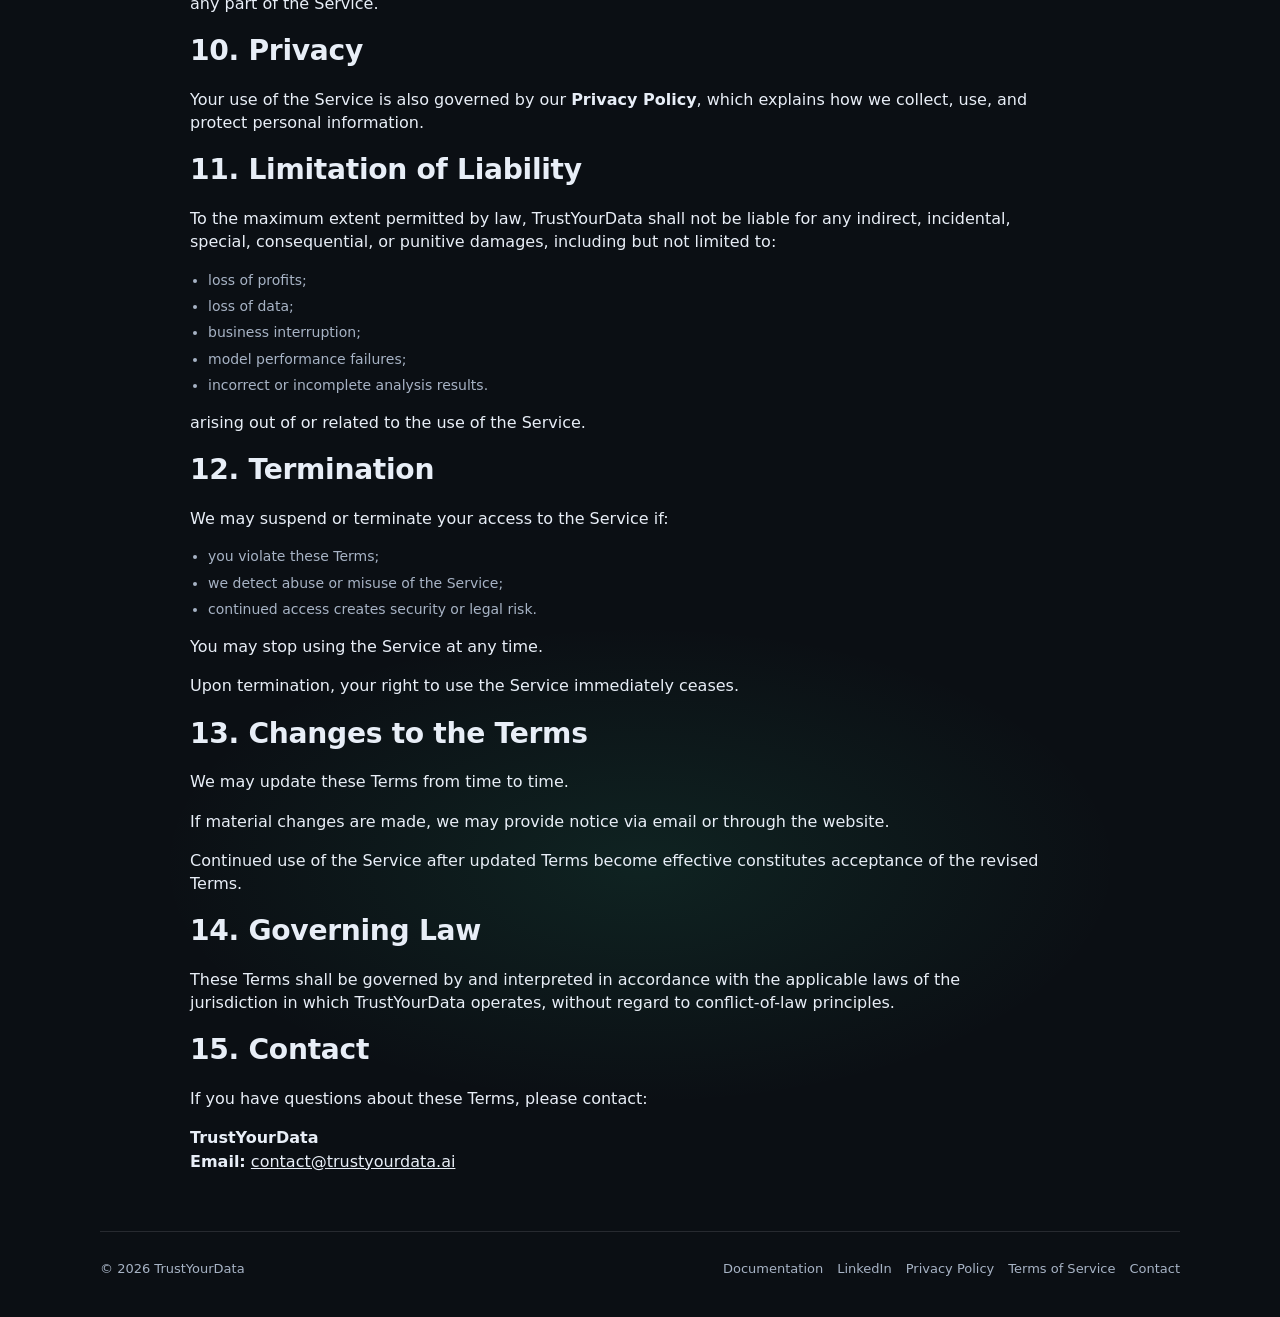
<file: terms/index.html>
<!doctype html>
<html lang="en">
<head>
  <meta charset="utf-8" />
  <meta name="viewport" content="width=device-width, initial-scale=1" />

  <title>Terms of Service – TrustYourData</title>
  <meta name="description" content="Terms of Service for TrustYourData, including acceptable use, user data responsibilities, ownership, limitations, and service terms." />
  <meta name="robots" content="index, follow" />
  <link rel="canonical" href="https://trustyourdata.ai/terms/" />

  <meta property="og:title" content="Terms of Service – TrustYourData" />
  <meta property="og:description" content="Terms of Service for TrustYourData." />
  <meta property="og:type" content="website" />
  <meta property="og:url" content="https://trustyourdata.ai/terms/" />
  <meta property="og:image" content="https://trustyourdata.ai/assets/images/og-image.png" />

  <link rel="icon" href="/favicon.ico" sizes="any" />
  <link rel="stylesheet" href="/assets/css/styles.css" />

  <script defer src="https://static.cloudflareinsights.com/beacon.min.js" data-cf-beacon='{"token": "9471f843195d4d3484b59350ba2370b0"}'></script>
</head>
<body>
  <div class="nav">
    <div class="container">
      <div class="nav-inner">
        <a class="brand" href="/" aria-label="TrustYourData">
          <img src="/assets/images/logo.svg" alt="TrustYourData logo" class="logo" />
          <div>TrustYourData<span class="brand-tld">.ai</span></div>
        </a>
      </div>
    </div>
  </div>

  <main class="container">
    <section class="section legal-page">
      <a href="/" class="back-link">← Back to home</a>

      <div class="legal-content">
        <h1>Terms of Service</h1>
        <p class="lead"><b>Effective date:</b> March 9, 2026</p>

        <p>These Terms of Service ("<b>Terms</b>") govern your access to and use of the TrustYourData website, APIs, software development kits (SDKs), command-line tools, and related services (collectively, the "<b>Service</b>") operated by TrustYourData ("<b>TrustYourData</b>", "<b>we</b>", "<b>us</b>", or "<b>our</b>").</p>

        <p>By accessing or using the Service, you agree to be bound by these Terms.</p>

        <p>If you do not agree to these Terms, you may not use the Service.</p>

        <h2>1. Description of the Service</h2>
        <p>TrustYourData provides tools for analyzing datasets and generating reports that assess dataset readiness for artificial intelligence (AI), machine learning (ML), and related analytical workflows.</p>

        <p>The Service may include:</p>
        <ul class="list">
          <li>dataset analysis tools;</li>
          <li>readiness scoring;</li>
          <li>diagnostic reports;</li>
          <li>remediation suggestions;</li>
          <li>APIs, software development kits (SDKs), command-line interfaces (CLI), and other developer tools.</li>
        </ul>

        <p>The Service may be offered in beta or experimental form.</p>

        <h2>2. Accounts</h2>
        <p>Some features of the Service may require account registration.</p>
        <p>You agree to:</p>
        <ul class="list">
          <li>provide accurate and complete information;</li>
          <li>maintain the confidentiality of your account credentials;</li>
          <li>notify us promptly if you suspect unauthorized use of your account.</li>
        </ul>
        <p>You are responsible for all activities that occur under your account.</p>

        <h2>3. Acceptable Use</h2>
        <p>You agree not to:</p>
        <ul class="list">
          <li>use the Service in violation of any applicable law or regulation;</li>
          <li>submit data that you do not have the legal right to use or process;</li>
          <li>attempt to reverse engineer, decompile, or extract the underlying algorithms of the Service;</li>
          <li>interfere with or disrupt the Service or its infrastructure;</li>
          <li>attempt to circumvent usage limits or technical protections;</li>
          <li>use the Service to process data in a way that violates privacy, security, or intellectual property rights.</li>
        </ul>
        <p>We reserve the right to suspend or restrict access to the Service if we detect abuse, misuse, or security risks.</p>

        <h2>4. User Data and Responsibilities</h2>
        <p>You may submit datasets or related data ("<b>User Data</b>") to the Service for analysis.</p>
        <p>You represent and warrant that:</p>
        <ul class="list">
          <li>you have the necessary rights, permissions, and legal basis to submit the User Data;</li>
          <li>your use of the Service complies with applicable data protection and privacy laws;</li>
          <li>your User Data does not infringe the rights of any third party.</li>
        </ul>
        <p>TrustYourData does not review datasets for legal compliance and is not responsible for the content of User Data.</p>

        <h2>5. Data Ownership</h2>
        <p>You retain ownership of all datasets and other content that you submit to the Service.</p>
        <p>Nothing in these Terms transfers ownership of User Data to TrustYourData.</p>
        <p>You grant TrustYourData a limited right to process User Data solely for the purpose of operating the Service and generating analysis results.</p>

        <h2>6. Analysis Results and Limitations</h2>
        <p>The Service generates automated dataset analysis reports and readiness scores.</p>
        <p>These outputs are provided for <b>informational and research purposes only</b>.</p>

        <p>TrustYourData does not guarantee:</p>
        <ul class="list">
          <li>model performance;</li>
          <li>regulatory compliance;</li>
          <li>production suitability;</li>
          <li>absence of data quality issues;</li>
          <li>completeness of findings.</li>
        </ul>

        <p>Dataset readiness scores, findings, and remediation suggestions are automated analytical outputs and should not be interpreted as professional, legal, or engineering advice.</p>

        <p>Users should not rely solely on the outputs of the Service when making technical, operational, or regulatory decisions. Independent validation, testing, and review of datasets, as well as evaluation of model behavior, remain the responsibility of the user before deploying AI or machine learning systems.</p>

        <h2>7. Beta Services</h2>
        <p>Some features of the Service may be provided in <b>beta, preview, or experimental form</b>.</p>
        <p>Beta services:</p>
        <ul class="list">
          <li>may contain errors or incomplete functionality;</li>
          <li>may change without notice;</li>
          <li>may be discontinued at any time.</li>
        </ul>
        <p>TrustYourData makes no guarantees regarding the stability or availability of beta features.</p>

        <h2>8. Service Availability</h2>
        <p>We aim to provide a reliable service but do not guarantee uninterrupted availability.</p>
        <p>The Service may be temporarily unavailable due to:</p>
        <ul class="list">
          <li>maintenance;</li>
          <li>infrastructure issues;</li>
          <li>security incidents;</li>
          <li>third-party service failures.</li>
        </ul>
        <p>TrustYourData is not liable for losses resulting from service interruptions.</p>

        <h2>9. Intellectual Property</h2>
        <p>All rights, title, and interest in the TrustYourData platform, software, algorithms, APIs, SDKs, developer tools, documentation, branding, and related materials remain the property of TrustYourData or its licensors.</p>
        <p>Except as expressly permitted by these Terms, you may not:</p>
        <ul class="list">
          <li>copy;</li>
          <li>distribute;</li>
          <li>modify;</li>
          <li>create derivative works;</li>
          <li>resell or sublicense</li>
        </ul>
        <p>any part of the Service.</p>

        <h2>10. Privacy</h2>
        <p>Your use of the Service is also governed by our <b>Privacy Policy</b>, which explains how we collect, use, and protect personal information.</p>

        <h2>11. Limitation of Liability</h2>
        <p>To the maximum extent permitted by law, TrustYourData shall not be liable for any indirect, incidental, special, consequential, or punitive damages, including but not limited to:</p>
        <ul class="list">
          <li>loss of profits;</li>
          <li>loss of data;</li>
          <li>business interruption;</li>
          <li>model performance failures;</li>
          <li>incorrect or incomplete analysis results.</li>
        </ul>
        <p>arising out of or related to the use of the Service.</p>

        <h2>12. Termination</h2>
        <p>We may suspend or terminate your access to the Service if:</p>
        <ul class="list">
          <li>you violate these Terms;</li>
          <li>we detect abuse or misuse of the Service;</li>
          <li>continued access creates security or legal risk.</li>
        </ul>
        <p>You may stop using the Service at any time.</p>
        <p>Upon termination, your right to use the Service immediately ceases.</p>

        <h2>13. Changes to the Terms</h2>
        <p>We may update these Terms from time to time.</p>
        <p>If material changes are made, we may provide notice via email or through the website.</p>
        <p>Continued use of the Service after updated Terms become effective constitutes acceptance of the revised Terms.</p>

        <h2>14. Governing Law</h2>
        <p>These Terms shall be governed by and interpreted in accordance with the applicable laws of the jurisdiction in which TrustYourData operates, without regard to conflict-of-law principles.</p>

        <h2>15. Contact</h2>
        <p>If you have questions about these Terms, please contact:</p>
        <p><b>TrustYourData</b><br><b>Email:</b> <a href="mailto:contact@trustyourdata.ai">contact@trustyourdata.ai</a></p>
      </div>
    </section>

    <footer>
      <div class="footer">
        <div>© <span id="year"></span> TrustYourData</div>
        <div class="footer-links">
          <a href="https://github.com/trustyourdata-ai/tadr-whitepaper" target="_blank" rel="noopener noreferrer">Documentation</a>
          <a href="https://www.linkedin.com/company/trustyourdata-ai" target="_blank" rel="noopener noreferrer">LinkedIn</a>
          <a href="/privacy/">Privacy Policy</a>
          <a href="/terms/">Terms of Service</a>
          <a href="mailto:contact@trustyourdata.ai">Contact</a>
        </div>
      </div>
    </footer>
  </main>

  <script>
    document.getElementById('year').textContent = new Date().getFullYear();
  </script>
</body>
</html>
</file>
<file: assets/css/styles.css>
:root{
  --bg:#0b0f14;
  --panel:#0f1621;
  --panel2:#0e141d;
  --text:#e8eef7;
  --muted:#a7b3c5;
  --border: rgba(232,238,247,.12);
  --border2: rgba(232,238,247,.18);
  --shadow: 0 20px 60px rgba(0,0,0,.45);
  --accent:#7dd3fc;
  --accent2:#a78bfa;
  --good:#34d399;
  --warn:#fbbf24;
  --bad:#fb7185;
  --radius:16px;
  --radius2:22px;
  --max:1120px;
  --mono: ui-monospace, SFMono-Regular, Menlo, Monaco, Consolas, "Liberation Mono", "Courier New", monospace;
  --sans: ui-sans-serif, system-ui, -apple-system, Segoe UI, Roboto, Helvetica, Arial, "Apple Color Emoji", "Segoe UI Emoji";
}
*{box-sizing:border-box}
body{
  margin:0;
  font-family:var(--sans);
  background:
    radial-gradient(900px 500px at 15% 5%, rgba(125,211,252,.18), transparent 60%),
    radial-gradient(900px 500px at 85% 10%, rgba(167,139,250,.16), transparent 60%),
    radial-gradient(800px 400px at 50% 90%, rgba(52,211,153,.10), transparent 60%),
    var(--bg);
  color:var(--text);
  line-height:1.45;
}
a{color:inherit}
.container{max-width:var(--max); margin:0 auto; padding:0 20px}
.nav{
  position:sticky; top:0; z-index:50;
  backdrop-filter: blur(10px);
  background: rgba(11,15,20,.65);
  border-bottom: 1px solid var(--border);
}
.nav-inner{
  display:flex; align-items:center; justify-content:space-between;
  padding:14px 0;
  gap:16px;
}
.brand{
  display:flex; align-items:center; gap:10px; text-decoration:none;
  font-weight:600; letter-spacing:.2px;
}
.logo{
  width:36px;
  height:36px;
  border-radius:10px;
}
.nav-links{
  display:flex; gap:18px; align-items:center; flex-wrap:wrap;
  color:var(--muted);
  font-size:14px;
}
.nav-links a{ text-decoration:none; padding:8px 10px; border-radius:10px }
.nav-links a:hover{ background: rgba(232,238,247,.06); color:var(--text) }
.nav-cta{ display:flex; align-items:center; gap:10px; }
.btn{
  display:inline-flex; align-items:center; justify-content:center; gap:10px;
  text-decoration:none;
  padding:10px 14px;
  border-radius:12px;
  border:1px solid var(--border2);
  background: rgba(232,238,247,.06);
  color:var(--text);
  font-weight:600;
  font-size:14px;
  cursor:pointer;
  transition: transform .08s ease, background .2s ease, border-color .2s ease;
  user-select:none;
  white-space:nowrap;
}
.btn:hover{ background: rgba(232,238,247,.10); transform: translateY(-1px) }
.btn.primary{
  border-color: rgba(125,211,252,.35);
  background: linear-gradient(135deg, rgba(125,211,252,.22), rgba(167,139,250,.18));
  box-shadow: 0 12px 30px rgba(125,211,252,.12);
}
.btn.primary:hover{ border-color: rgba(125,211,252,.55) }
.btn.small{ padding:8px 12px; border-radius:11px; font-size:13px }
.badge{
  display:inline-flex; align-items:center; gap:8px;
  padding:8px 12px;
  border-radius:999px;
  background: rgba(232,238,247,.06);
  border:1px solid var(--border);
  color:var(--muted);
  font-size:13px;
  width:fit-content;
}
.dot{
  width:8px; height:8px; border-radius:999px;
  background: var(--good);
  box-shadow: 0 0 0 4px rgba(52,211,153,.12);
}
.hero{ padding:64px 0 28px; }
.hero-grid{
  display:grid;
  grid-template-columns: 1.05fr .95fr;
  gap:26px;
  align-items:start;
}
h1{
  font-size: clamp(34px, 4.2vw, 52px);
  line-height:1.05;
  margin:14px 0 12px;
  letter-spacing: -0.6px;
}
.sub{
  font-size: clamp(16px, 1.6vw, 18px);
  color:var(--muted);
  max-width: 60ch;
  margin: 0 0 10px;
}
.hook{
  color: rgba(232,238,247,.90);
  margin: 0 0 18px;
  max-width: 60ch;
}
.cta-row{ display:flex; gap:12px; flex-wrap:wrap; margin:18px 0 10px }
.micro{ color:var(--muted); font-size:13px; margin-top:8px }
.pill-row{ display:flex; flex-wrap:wrap; gap:10px; margin-top:18px; }
.pill{
  font-family:var(--mono);
  font-size:12px;
  padding:9px 10px;
  border-radius:999px;
  background: rgba(232,238,247,.04);
  border:1px solid var(--border);
  color: rgba(232,238,247,.84);
}
.demo{
  background: linear-gradient(180deg, rgba(15,22,33,.92), rgba(14,20,29,.92));
  border:1px solid var(--border);
  border-radius: var(--radius2);
  box-shadow: var(--shadow);
  overflow:hidden;
}
.demo-top{
  display:flex; align-items:center; justify-content:space-between;
  padding:14px 16px;
  border-bottom:1px solid var(--border);
  background: rgba(11,15,20,.35);
}
.demo-title{
  display:flex; align-items:center; gap:10px;
  color: rgba(232,238,247,.92);
  font-weight:600;
  font-size:14px;
}
.win{ display:flex; gap:6px; align-items:center; }
.win span{ width:10px; height:10px; border-radius:999px; display:inline-block; opacity:.9; }
.win .r{ background:#fb7185 }
.win .y{ background:#fbbf24 }
.win .g{ background:#34d399 }
.demo-body{ padding:16px }
.score-row{
  display:flex; align-items:flex-end; justify-content:space-between;
  gap:14px;
  margin-bottom:12px;
}
.score{
  font-size:38px; font-weight:800; letter-spacing:-1px;
  background: linear-gradient(135deg, rgba(125,211,252,.95), rgba(167,139,250,.95));
  -webkit-background-clip:text; background-clip:text; color:transparent;
  line-height:1;
}
.score-label{ color:var(--muted); font-size:13px; margin-top:6px }
.kpis{ display:grid; grid-template-columns: repeat(3, 1fr); gap:10px; margin-top:12px }
.kpi{
  padding:12px 12px;
  border-radius:14px;
  border:1px solid var(--border);
  background: rgba(232,238,247,.04);
}
.kpi b{ display:block; font-size:13px; color:rgba(232,238,247,.92) }
.kpi span{ display:block; margin-top:6px; font-family:var(--mono); font-size:12px; color:var(--muted) }
.issues{
  margin-top:14px;
  border-radius:14px;
  border:1px solid var(--border);
  overflow:hidden;
}
.issues h3{
  margin:0;
  padding:12px 12px;
  font-size:13px;
  color:rgba(232,238,247,.9);
  background: rgba(11,15,20,.35);
  border-bottom:1px solid var(--border);
}
.issue{
  display:flex; align-items:flex-start; gap:10px;
  padding:10px 12px;
  border-bottom:1px solid rgba(232,238,247,.08);
}
.issue:last-child{ border-bottom:none }
.tag{
  font-family:var(--mono);
  font-size:11px;
  padding:4px 8px;
  border-radius:999px;
  border:1px solid var(--border);
  background: rgba(232,238,247,.04);
  color: rgba(232,238,247,.86);
  margin-top:1px;
  white-space:nowrap;
}
.tag.bad{ border-color: rgba(251,113,133,.35); background: rgba(251,113,133,.08) }
.tag.warn{ border-color: rgba(251,191,36,.35); background: rgba(251,191,36,.08) }
.tag.good{ border-color: rgba(52,211,153,.35); background: rgba(52,211,153,.08) }
.issue p{ margin:0; color:var(--muted); font-size:13px }
.issue p b{ color:rgba(232,238,247,.88) }
.section{ padding:42px 0 }
.section,
#top{ scroll-margin-top: 70px }
.section h2{
  font-size: clamp(22px, 2.2vw, 30px);
  margin: 0 0 10px;
  letter-spacing: -0.3px;
}
.lead{ color:var(--muted); max-width: 78ch; margin: 0 0 18px }
.grid{
  display:grid;
  grid-template-columns: repeat(12, 1fr);
  gap:14px;
}
.card{
  grid-column: span 4;
  border:1px solid var(--border);
  background: rgba(232,238,247,.03);
  border-radius: var(--radius);
  padding:16px;
}
.card h3{ margin:0 0 8px; font-size:15px; letter-spacing:-.1px }
.card p{ margin:0; color:var(--muted); font-size:14px }
.list{
  margin:10px 0 0;
  padding:0 0 0 18px;
  color:var(--muted);
  font-size:14px;
}
.list li{ margin:6px 0 }
.how{
  grid-column: span 7;
  border:1px solid var(--border);
  background: rgba(232,238,247,.03);
  border-radius: var(--radius);
  padding:16px;
}
.how ol{ margin:8px 0 0; padding-left:18px; color:var(--muted) }
.how li{ margin:10px 0 }
.side{
  grid-column: span 5;
  border:1px solid var(--border);
  background: rgba(232,238,247,.03);
  border-radius: var(--radius);
  padding:16px;
}
.mini{
  display:flex; align-items:flex-start; justify-content:space-between;
  gap:12px;
  padding:12px;
  border-radius:14px;
  border:1px solid rgba(232,238,247,.10);
  background: rgba(11,15,20,.25);
  margin-top:10px;
}
.mini b{ font-size:13px }
.mini span{ color:var(--muted); font-size:13px }
.mono{ font-family:var(--mono) }
.code{
  font-family:var(--mono);
  font-size:12px;
  padding:12px;
  border-radius:14px;
  border:1px solid rgba(232,238,247,.12);
  background: rgba(11,15,20,.35);
  color: rgba(232,238,247,.90);
  overflow:auto;
  white-space:pre;
  margin-top:10px;
}
.beta{
  border:1px solid rgba(125,211,252,.22);
  background: linear-gradient(135deg, rgba(125,211,252,.10), rgba(167,139,250,.08));
  border-radius: var(--radius2);
  padding:22px;
  display:flex;
  align-items:center;
  justify-content:space-between;
  gap:18px;
  box-shadow: 0 18px 50px rgba(125,211,252,.08);
}
.beta h2{ margin:0 0 6px }
.beta p{ margin:0; color:var(--muted) }
footer{
  padding:28px 0 38px;
  border-top:1px solid var(--border);
  color:var(--muted);
}
.footer{
  display:flex; justify-content:space-between; gap:16px; flex-wrap:wrap;
  font-size:13px;
}
.footer a{ text-decoration:none; color:var(--muted) }
.footer a:hover{ color:var(--text) }
.brand-tld{ opacity: .7 }
.mono-subtle{ opacity: .9 }
.lead + .lead{ margin-top: 14px }
.lead.muted{ opacity: .9 }
.card.span-3{ grid-column: span 3 }
.card.span-6{ grid-column: span 6 }
.card.span-12{ grid-column: span 12 }
.mono-detail{
  font-family: var(--mono);
  margin-top: 6px;
  color: var(--muted);
}
.mini.mt{ margin-top: 12px }
.grid.mt{ margin-top: 14px }
.lead.no-mb{ margin-bottom: 0 }
.issues.mt{ margin-top: 12px }
.deploy-sub{
  display: block;
  margin-top: 10px;
  opacity: .9;
}
.beta-actions{
  display: flex;
  gap: 12px;
  flex-wrap: nowrap;
  justify-content: flex-end;
}
.footer-links{
  display: flex;
  gap: 14px;
  flex-wrap: wrap;
}
.report-preview-card{
  border: 1px solid rgba(232,238,247,.12);
  border-radius: 14px;
  overflow: hidden;
  background: rgba(11,15,20,.35);
}
.code-preview{
  position: relative;
  max-height: 260px;
  overflow: hidden;
  padding: 12px;
  font-family: var(--mono);
  font-size: 12px;
  color: rgba(232,238,247,.90);
  white-space: pre;
}
.code-preview::after{
  content: "";
  position: absolute;
  left: 0; right: 0; bottom: 0;
  height: 92px;
  background: linear-gradient(to bottom, rgba(11,15,20,0), rgba(11,15,20,1));
  pointer-events: none;
}
.expand-btn{
  display: flex;
  align-items: center;
  justify-content: center;
  gap: 8px;
  width: 100%;
  padding: 10px 0;
  border-top: 1px solid rgba(232,238,247,.12);
  background: rgba(232,238,247,.05);
  color: var(--muted);
  font-weight: 600;
  font-size: 13px;
  text-decoration: none;
  transition: background .2s ease, color .2s ease;
  user-select: none;
  white-space: nowrap;
}
.expand-btn:hover{
  background: rgba(232,238,247,.10);
  color: var(--text);
}
@media (max-width: 980px){
  .hero-grid{ grid-template-columns: 1fr; }
  .kpis{ grid-template-columns: 1fr; }
  .card{ grid-column: span 12; }
  .how{ grid-column: span 12; }
  .side{ grid-column: span 12; }
  .nav-links{ display:none; }
}
.back-link {
  display: inline-block;
  margin-bottom: 24px;
  color: var(--accent);
  text-decoration: none;
  font-weight: 600;
}

.back-link:hover {
  text-decoration: underline;
}

.legal-page {
  max-width: 900px;
  margin: 0 auto;
}

.legal-content {
  max-width: 860px;
}
</file>
